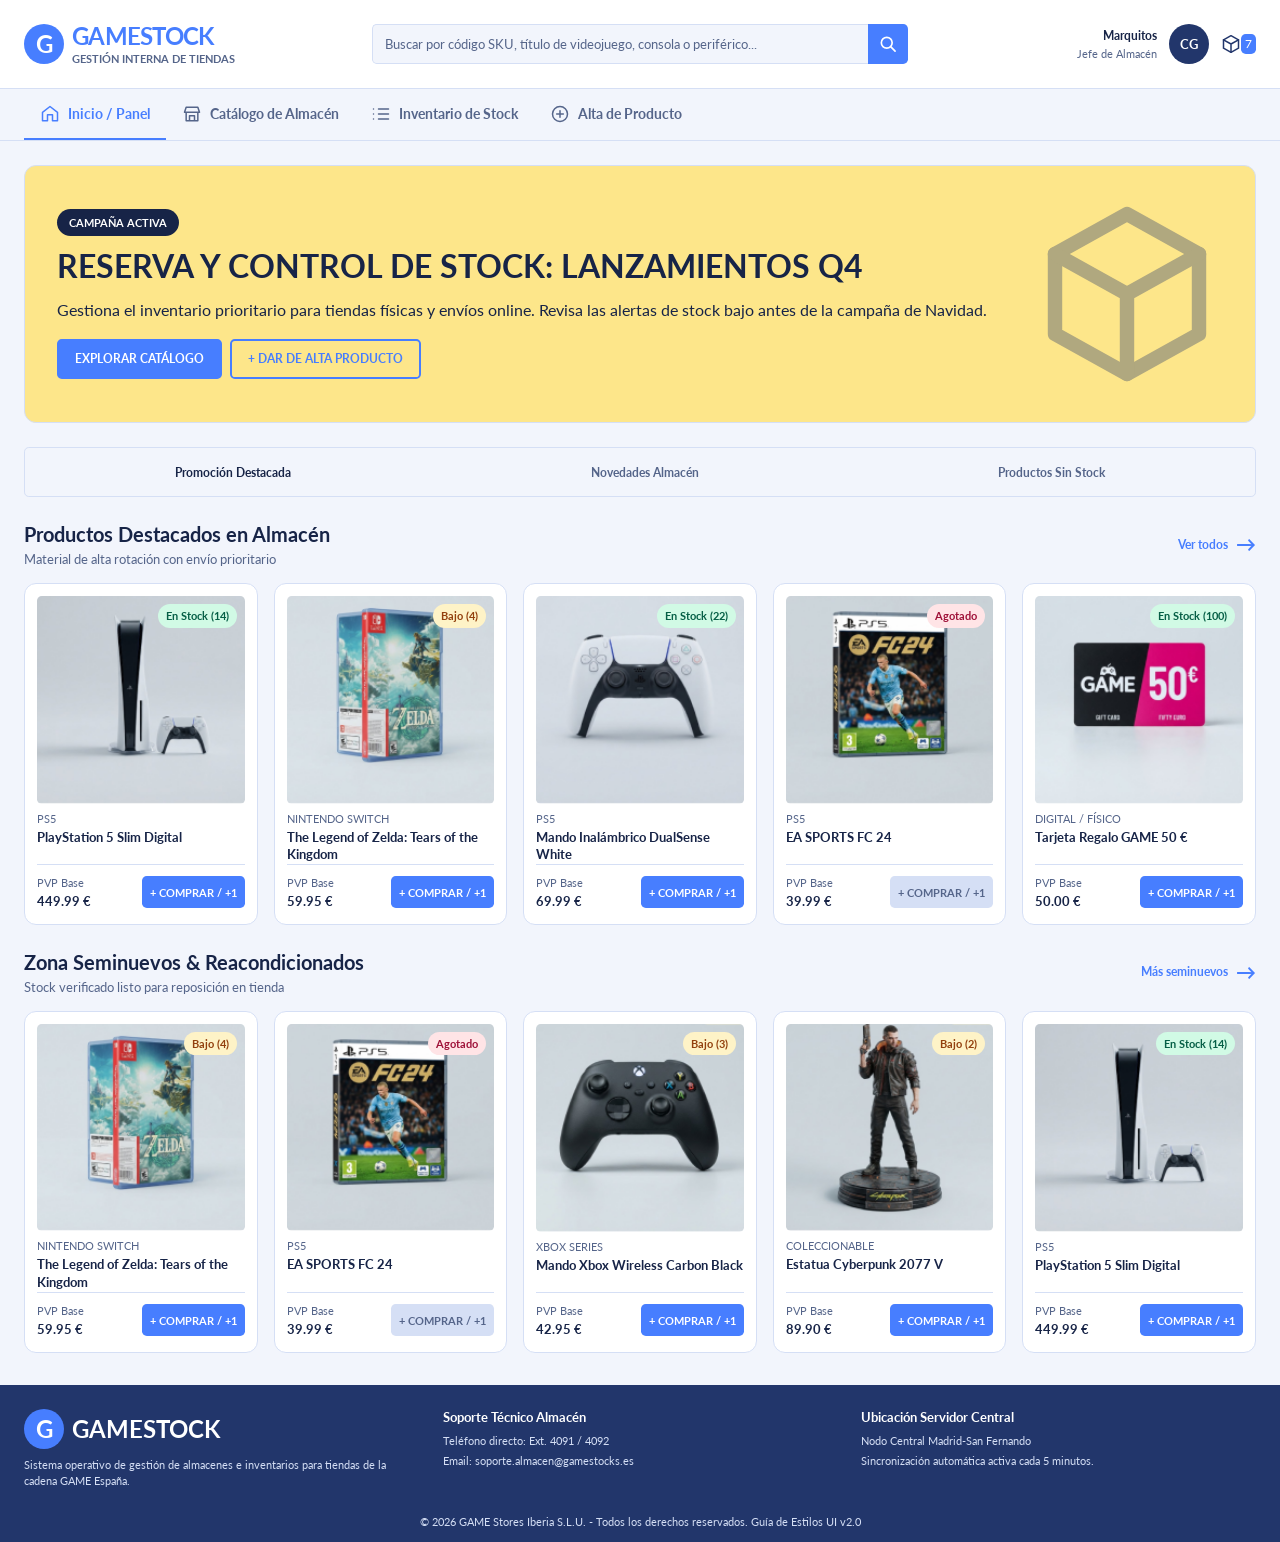
<file: index.html>
<!DOCTYPE html>
<html lang="es">
<head>
  <meta charset="UTF-8">
  <meta name="viewport" content="width=device-width, initial-scale=1.0">
  <title>Inicio | GAMESTOCK</title>
  <link rel="stylesheet" href="css/comun.css">
  <link rel="stylesheet" href="css/inicio.css">
</head>
<body>
  <!-- INICIO DEL ENCABEZADO COMPARTIDO: mantener este bloque igual en las cuatro páginas. -->
  <header class="site-header">
    <div class="header-main">
      <a class="brand" href="index.html">
        <div class="brand-mark" aria-hidden="true">G</div>
        <div class="brand-copy">
          <div>GAMESTOCK</div>
          <div>GESTIÓN INTERNA DE TIENDAS</div>
        </div>
      </a>

      <div class="site-search">
        <label class="visually-hidden" for="site-search">Buscar productos en el almacén</label>
        <input id="site-search" name="q" type="search" placeholder="Buscar por código SKU, título de videojuego, consola o periférico...">
        <button type="button" aria-label="Buscar">
          <img class="search-icon" src="img/iconos/buscar.svg" alt="">
        </button>
      </div>

      <div class="header-user">
        <div class="user-details">
          <div>Marquitos</div>
          <div>Jefe de Almacén</div>
        </div>
        <div class="user-avatar">CG</div>
        <a class="header-notifications" href="inventario.html" aria-label="Almacén, 7 notificaciones">
          <img src="img/iconos/almacen.svg" alt="">
          <div>7</div>
        </a>
      </div>
    </div>

    <nav class="primary-nav" aria-label="Navegación principal">
      <ul class="nav-links">
        <li>
          <a href="index.html" aria-current="page">
            <img src="img/iconos/inicio-activo.svg" alt="">
            Inicio / Panel
          </a>
        </li>
        <li>
          <a href="catalogo.html">
            <img src="img/iconos/catalogo.svg" alt="">
            Catálogo de Almacén
          </a>
        </li>
        <li>
          <a href="inventario.html">
            <img src="img/iconos/inventario.svg" alt="">
            Inventario de Stock
          </a>
        </li>
        <li>
          <a href="alta.html">
            <img src="img/iconos/alta.svg" alt="">
            Alta de Producto
          </a>
        </li>
      </ul>
    </nav>
  </header>
  <!-- FIN DEL ENCABEZADO COMPARTIDO. -->

  <main>
    <!-- BANNER. -->
    <div class="home-div">
    <section class="campaign-banner" aria-labelledby="campaign-title">
      <div class="campaign-copy">
        <p class="campaign-label">CAMPAÑA ACTIVA</p>
        <h1 id="campaign-title">RESERVA Y CONTROL DE STOCK: LANZAMIENTOS Q4</h1>
        <p class="campaign-description">
          Gestiona el inventario prioritario para tiendas físicas y envíos online. Revisa las alertas de stock bajo antes de la campaña de Navidad.
        </p>
        <div class="campaign-actions">
          <a class="campaign-button" href="catalogo.html">EXPLORAR CATÁLOGO</a>
          <a class="campaign-button campaign-button-secondary" href="alta.html">+ DAR DE ALTA PRODUCTO</a>
        </div>
      </div>
      <img class="campaign-illustration" src="img/iconos/almacen.svg" alt="">
    </section>
    </div>
    <!-- FIN DEL BANNER. -->

  <!-- INICIO PRODUCTOS Y OFERTAS. -->
  <div class="home-content">
    <nav class="product-shortcuts" aria-label="Secciones de productos">
      <a href="#destacados" aria-current="location">Promoción Destacada</a>
      <a href="#seminuevos">Novedades Almacén</a>
      <a href="#sin-stock">Productos Sin Stock</a>
    </nav>

    <section class="product-shelf" id="destacados" aria-labelledby="featured-title">
      <header class="shelf-heading">
        <div>
          <h2 id="featured-title">Productos Destacados en Almacén</h2>
          <p>Material de alta rotación con envío prioritario</p>
        </div>
        <a class="shelf-link" href="catalogo.html">Ver todos <span aria-hidden="true">→</span></a>
      </header>

      <div class="home-product-grid">
        <article class="home-product-card">
          <a class="home-product-image" href="catalogo.html" aria-label="Ver PlayStation 5 Slim Digital en el catálogo">
            <img src="img/productos/ps5-slim-foto.png" alt="PlayStation 5 Slim Digital con mando DualSense">
            <span class="stock-badge stock-badge-available">En Stock (14)</span>
          </a>
          <p class="home-product-category">PS5</p>
          <h3>PlayStation 5 Slim Digital</h3>
          <div class="home-product-footer">
            <p><span>PVP Base</span><strong>449.99 €</strong></p>
            <a class="home-product-action" href="catalogo.html">+ COMPRAR / +1</a>
          </div>
        </article>

        <article class="home-product-card">
          <a class="home-product-image" href="catalogo.html" aria-label="Ver The Legend of Zelda: Tears of the Kingdom en el catálogo">
            <img src="img/productos/zelda-switch-foto.png" alt="The Legend of Zelda: Tears of the Kingdom para Nintendo Switch">
            <span class="stock-badge stock-badge-low">Bajo (4)</span>
          </a>
          <p class="home-product-category">Nintendo Switch</p>
          <h3>The Legend of Zelda: Tears of the Kingdom</h3>
          <div class="home-product-footer">
            <p><span>PVP Base</span><strong>59.95 €</strong></p>
            <a class="home-product-action" href="catalogo.html">+ COMPRAR / +1</a>
          </div>
        </article>

        <article class="home-product-card">
          <a class="home-product-image" href="catalogo.html" aria-label="Ver Mando Inalámbrico DualSense White en el catálogo">
            <img src="img/productos/dualsense-foto.png" alt="Mando inalámbrico DualSense blanco para PlayStation 5">
            <span class="stock-badge stock-badge-available">En Stock (22)</span>
          </a>
          <p class="home-product-category">PS5</p>
          <h3>Mando Inalámbrico DualSense White</h3>
          <div class="home-product-footer">
            <p><span>PVP Base</span><strong>69.99 €</strong></p>
            <a class="home-product-action" href="catalogo.html">+ COMPRAR / +1</a>
          </div>
        </article>

        <article class="home-product-card" id="sin-stock">
          <a class="home-product-image" href="catalogo.html" aria-label="Ver EA SPORTS FC 24 en el catálogo">
            <img src="img/productos/fc24-foto.png" alt="Videojuego EA SPORTS FC 24 para PlayStation 5">
            <span class="stock-badge stock-badge-empty">Agotado</span>
          </a>
          <p class="home-product-category">PS5</p>
          <h3>EA SPORTS FC 24</h3>
          <div class="home-product-footer">
            <p><span>PVP Base</span><strong>39.99 €</strong></p>
            <span class="home-product-action home-product-action-disabled">+ COMPRAR / +1</span>
          </div>
        </article>

        <article class="home-product-card">
          <a class="home-product-image" href="catalogo.html" aria-label="Ver tarjeta regalo GAME de 50 euros en el catálogo">
            <img src="img/productos/tarjeta-game-foto.png" alt="Tarjeta regalo GAME de 50 euros">
            <span class="stock-badge stock-badge-available">En Stock (100)</span>
          </a>
          <p class="home-product-category">Digital / físico</p>
          <h3>Tarjeta Regalo GAME 50 €</h3>
          <div class="home-product-footer">
            <p><span>PVP Base</span><strong>50.00 €</strong></p>
            <a class="home-product-action" href="catalogo.html">+ COMPRAR / +1</a>
          </div>
        </article>
      </div>
    </section>

    <section class="product-shelf" id="seminuevos" aria-labelledby="preowned-title">
      <header class="shelf-heading">
        <div>
          <h2 id="preowned-title">Zona Seminuevos &amp; Reacondicionados</h2>
          <p>Stock verificado listo para reposición en tienda</p>
        </div>
        <a class="shelf-link" href="catalogo.html">Más seminuevos <span aria-hidden="true">→</span></a>
      </header>

      <div class="home-product-grid">
        <article class="home-product-card">
          <a class="home-product-image" href="catalogo.html" aria-label="Ver The Legend of Zelda: Tears of the Kingdom seminuevo">
            <img src="img/productos/zelda-switch-foto.png" alt="The Legend of Zelda: Tears of the Kingdom seminuevo para Nintendo Switch">
            <span class="stock-badge stock-badge-low">Bajo (4)</span>
          </a>
          <p class="home-product-category">Nintendo Switch</p>
          <h3>The Legend of Zelda: Tears of the Kingdom</h3>
          <div class="home-product-footer">
            <p><span>PVP Base</span><strong>59.95 €</strong></p>
            <a class="home-product-action" href="catalogo.html">+ COMPRAR / +1</a>
          </div>
        </article>

        <article class="home-product-card">
          <a class="home-product-image" href="catalogo.html" aria-label="Ver EA SPORTS FC 24 seminuevo">
            <img src="img/productos/fc24-foto.png" alt="Videojuego EA SPORTS FC 24 seminuevo para PlayStation 5">
            <span class="stock-badge stock-badge-empty">Agotado</span>
          </a>
          <p class="home-product-category">PS5</p>
          <h3>EA SPORTS FC 24</h3>
          <div class="home-product-footer">
            <p><span>PVP Base</span><strong>39.99 €</strong></p>
            <span class="home-product-action home-product-action-disabled">+ COMPRAR / +1</span>
          </div>
        </article>

        <article class="home-product-card">
          <a class="home-product-image" href="catalogo.html" aria-label="Ver Mando Xbox Wireless Carbon Black seminuevo">
            <img src="img/productos/mando-xbox-foto.png" alt="Mando Xbox Wireless Carbon Black seminuevo">
            <span class="stock-badge stock-badge-low">Bajo (3)</span>
          </a>
          <p class="home-product-category">Xbox Series</p>
          <h3>Mando Xbox Wireless Carbon Black</h3>
          <div class="home-product-footer">
            <p><span>PVP Base</span><strong>42.95 €</strong></p>
            <a class="home-product-action" href="catalogo.html">+ COMPRAR / +1</a>
          </div>
        </article>

        <article class="home-product-card">
          <a class="home-product-image" href="catalogo.html" aria-label="Ver Estatua Cyberpunk 2077 V seminueva">
            <img src="img/productos/estatua-cyberpunk-foto.png" alt="Estatua Cyberpunk 2077 V seminueva">
            <span class="stock-badge stock-badge-low">Bajo (2)</span>
          </a>
          <p class="home-product-category">Coleccionable</p>
          <h3>Estatua Cyberpunk 2077 V</h3>
          <div class="home-product-footer">
            <p><span>PVP Base</span><strong>89.90 €</strong></p>
            <a class="home-product-action" href="catalogo.html">+ COMPRAR / +1</a>
          </div>
        </article>

        <article class="home-product-card">
          <a class="home-product-image" href="catalogo.html" aria-label="Ver PlayStation 5 Slim Digital seminueva">
            <img src="img/productos/ps5-slim-foto.png" alt="PlayStation 5 Slim Digital seminueva">
            <span class="stock-badge stock-badge-available">En Stock (14)</span>
          </a>
          <p class="home-product-category">PS5</p>
          <h3>PlayStation 5 Slim Digital</h3>
          <div class="home-product-footer">
            <p><span>PVP Base</span><strong>449.99 €</strong></p>
            <a class="home-product-action" href="catalogo.html">+ COMPRAR / +1</a>
          </div>
        </article>
      </div>
    </section>
  </div>
  </main>
  <!-- FIN PRODUCTOS Y OFERTAS. -->

  <!-- FOOTER. -->
  <footer class="site-footer">
    <div class="footer-content">
      <div class="footer-brand-block">
        <a class="footer-brand" href="index.html">
          <span class="footer-brand-mark" aria-hidden="true">G</span>
          <span>GAMESTOCK</span>
        </a>
        <p class="footer-description">Sistema operativo de gestión de almacenes e inventarios para tiendas de la cadena GAME España.</p>
      </div>

      <section class="footer-contact" aria-labelledby="footer-support-title">
        <h2 id="footer-support-title">Soporte Técnico Almacén</h2>
        <p>Teléfono directo: Ext. 4091 / 4092</p>
        <p>Email: soporte.almacen@gamestocks.es</p>
      </section>

      <section class="footer-location" aria-labelledby="footer-location-title">
        <h2 id="footer-location-title">Ubicación Servidor Central</h2>
        <p>Nodo Central Madrid-San Fernando</p>
        <p>Sincronización automática activa cada 5 minutos.</p>
      </section>
    </div>
    <p class="footer-legal">© 2026 GAME Stores Iberia S.L.U. - Todos los derechos reservados. Guía de Estilos UI v2.0</p>
  </footer>
  <!-- FIN DEL FOOTER. -->
</body>
</html>
</file>
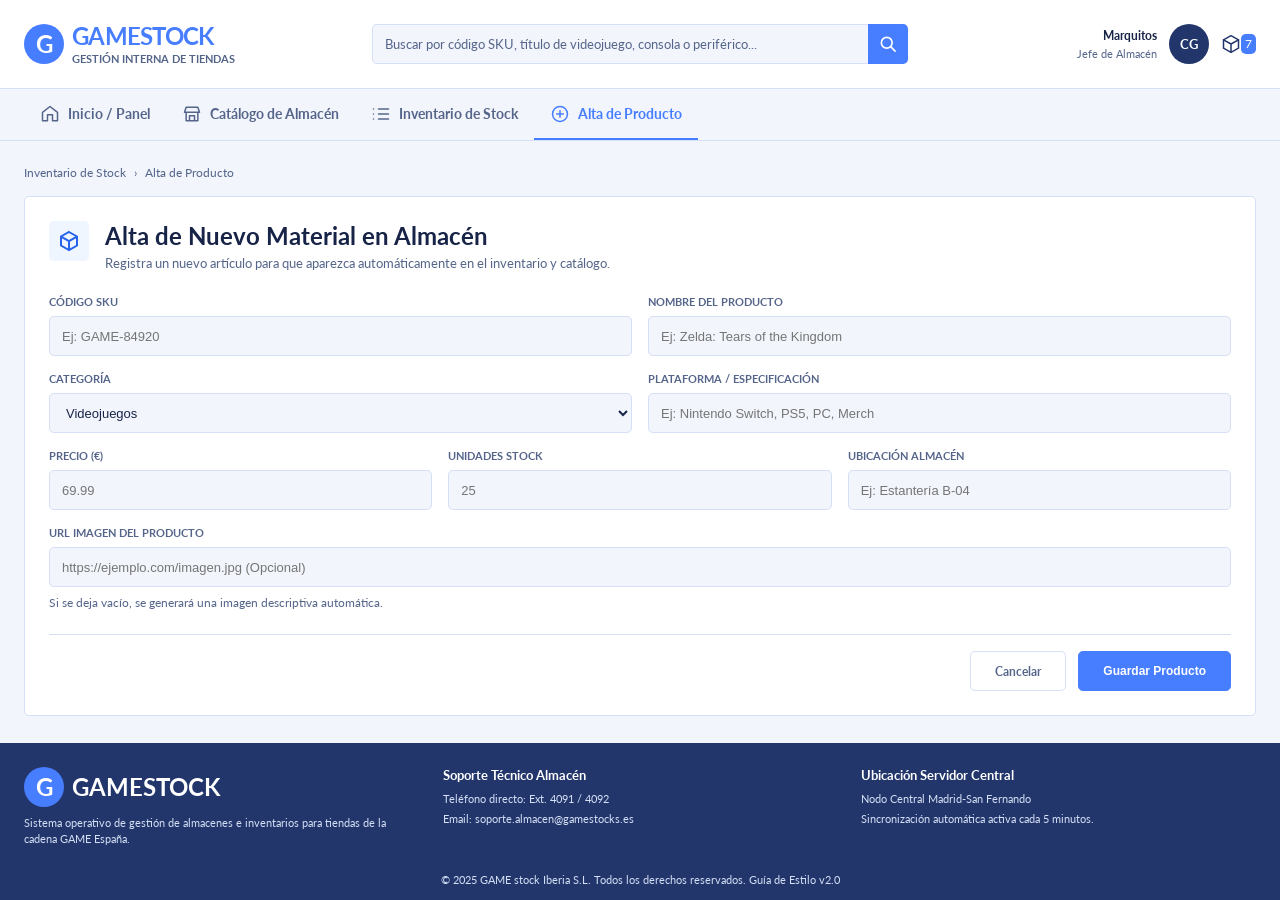
<file: alta.html>
<!DOCTYPE html>
<html lang="es">
<head>
  <meta charset="UTF-8">
  <meta name="viewport" content="width=device-width, initial-scale=1.0">
  <title>Alta de producto | GAMESTOCK</title>
  <link rel="stylesheet" href="css/comun.css">
  <link rel="stylesheet" href="css/alta.css">
</head>
<body>
  <!-- INICIO DEL ENCABEZADO COMPARTIDO: mantener este bloque igual en las cuatro páginas. -->
  <header class="site-header">
    <div class="header-main">
      <a class="brand" href="index.html">
        <div class="brand-mark" aria-hidden="true">G</div>
        <div class="brand-copy">
          <div>GAMESTOCK</div>
          <div>GESTIÓN INTERNA DE TIENDAS</div>
        </div>
      </a>

      <div class="site-search">
        <label class="visually-hidden" for="site-search">Buscar productos en el almacén</label>
        <input id="site-search" name="q" type="search" placeholder="Buscar por código SKU, título de videojuego, consola o periférico...">
        <button type="button" aria-label="Buscar">
          <img class="search-icon" src="img/iconos/buscar.svg" alt="">
        </button>
      </div>

      <div class="header-user">
        <div class="user-details">
          <div>Marquitos</div>
          <div>Jefe de Almacén</div>
        </div>
        <div class="user-avatar">CG</div>
        <a class="header-notifications" href="inventario.html" aria-label="Almacén, 7 notificaciones">
          <img src="img/iconos/almacen.svg" alt="">
          <div>7</div>
        </a>
      </div>
    </div>

    <nav class="primary-nav" aria-label="Navegación principal">
      <ul class="nav-links">
        <li>
          <a href="index.html">
            <img src="img/iconos/inicio.svg" alt="">
            Inicio / Panel
          </a>
        </li>
        <li>
          <a href="catalogo.html">
            <img src="img/iconos/catalogo.svg" alt="">
            Catálogo de Almacén
          </a>
        </li>
        <li>
          <a href="inventario.html">
            <img src="img/iconos/inventario.svg" alt="">
            Inventario de Stock
          </a>
        </li>
        <li>
          <a href="alta.html" aria-current="page">
            <img src="img/iconos/alta-activo.svg" alt="">
            Alta de Producto
          </a>
        </li>
      </ul>
    </nav>
  </header>

  <!-- FIN DEL ENCABEZADO COMPARTIDO. -->
  <!-- CONTENIDO PROPIO DEL ALTA DE PRODUCTO: empezar a desarrollar esta página aquí. -->
 <main class="contenedor-principal">
    
    
    <nav class="ruta-navegacion" aria-label="Ruta de navegación">
      <a href="inventario.html">Inventario de Stock</a>
      <span aria-hidden="true">&rsaquo;</span>
      <span aria-current="page">Alta de Producto</span>
    </nav>

    <div class="tarjeta tarjeta-formulario">
      <header class="cabecera-tarjeta">
        <div class="icono-tarjeta" aria-hidden="true">
          <img src="img/inventario/cajaazul.svg" alt="">
        </div>
        <div class="texto-tarjeta">
          <h1 class="titulo-pagina">Alta de Nuevo Material en Almacén</h1>
          <p class="subtitulo-pagina">Registra un nuevo artículo para que aparezca automáticamente en el inventario y catálogo.</p>
        </div>
      </header>

      <form class="formulario-grid">
       
        <div class="campo-grupo">
          <label for="sku" class="etiqueta-campo">CÓDIGO SKU</label>
          <input type="text" id="sku" name="sku" class="entrada-campo" placeholder="Ej: GAME-84920" required>
        </div>

        <div class="campo-grupo">
          <label for="nombre" class="etiqueta-campo">NOMBRE DEL PRODUCTO</label>
          <input type="text" id="nombre" name="nombre" class="entrada-campo" placeholder="Ej: Zelda: Tears of the Kingdom" required>
        </div>

        <div class="campo-grupo">
          <label for="categoria" class="etiqueta-campo">CATEGORÍA</label>
          <select id="categoria" name="categoria" class="entrada-campo" required>
            <option value="videojuegos" selected>Videojuegos</option>
            <option value="consolas">Consolas</option>
            <option value="perifericos">Periféricos / Accesorios</option>
            <option value="merchandising">Merchandising</option>
          </select>
        </div>

        <div class="campo-grupo">
          <label for="plataforma" class="etiqueta-campo">PLATAFORMA / ESPECIFICACIÓN</label>
          <input type="text" id="plataforma" name="plataforma" class="entrada-campo" placeholder="Ej: Nintendo Switch, PS5, PC, Merch" required>
        </div>
        <div class="campo-grupo columna">
          <label for="precio" class="etiqueta-campo">PRECIO (€)</label>
          <input type="number" id="precio" name="precio" class="entrada-campo" step="0.01" min="0" placeholder="69.99" required>
        </div>

        <div class="campo-grupo columna">
          <label for="stock" class="etiqueta-campo">UNIDADES STOCK</label>
          <input type="number" id="stock" name="stock" class="entrada-campo" min="0" placeholder="25" required>
        </div>

        <div class="campo-grupo columna">
          <label for="ubicacion" class="etiqueta-campo">UBICACIÓN ALMACÉN</label>
          <input type="text" id="ubicacion" name="ubicacion" class="entrada-campo" placeholder="Ej: Estantería B-04" required>
        </div>

        <div class="campo-grupo columna-entera">
          <label for="imagen" class="etiqueta-campo">URL IMAGEN DEL PRODUCTO</label>
          <input type="url" id="imagen" name="imagen" class="entrada-campo" placeholder="https://ejemplo.com/imagen.jpg (Opcional)">
          <span class="texto-ayuda">Si se deja vacío, se generará una imagen descriptiva automática.</span>
        </div>
   
        <div class="contenedor-botones columna-entera">
          <a href="inventario.html" class="boton-formulario boton-cancelar">Cancelar</a>
          <button type="submit" class="boton-formulario boton-guardar">Guardar Producto</button>
        </div>
      </form>
    </div>

  </main>
  <footer class="site-footer">
    <div class="footer-content">
     <div class="footer-brand-block">
        <a class="footer-brand" href="index.html">
          <span class="footer-brand-mark" aria-hidden="true">G</span>
          <span>GAMESTOCK</span>
        </a>
        <p class="footer-description">Sistema operativo de gestión de almacenes e inventarios para tiendas de la cadena GAME España.</p>
      </div>
 
      <section class="footer-contact" aria-labelledby="footer-support-title">
        <h2 id="footer-support-title">Soporte Técnico Almacén</h2>
        <p>Teléfono directo: Ext. 4091 / 4092</p>
        <p>Email: soporte.almacen@gamestocks.es</p>
      </section>

      <section class="footer-location" aria-labelledby="footer-location-title">
        <h2 id="footer-location-title">Ubicación Servidor Central</h2>
        <p>Nodo Central Madrid-San Fernando</p>
        <p>Sincronización automática activa cada 5 minutos.</p>
      </section>
    </div>
    <p class="footer-legal">© 2025 GAME stock Iberia S.L. Todos los derechos reservados. Guía de Estilo v2.0</p>
  </footer>

</body>
</html>
</file>
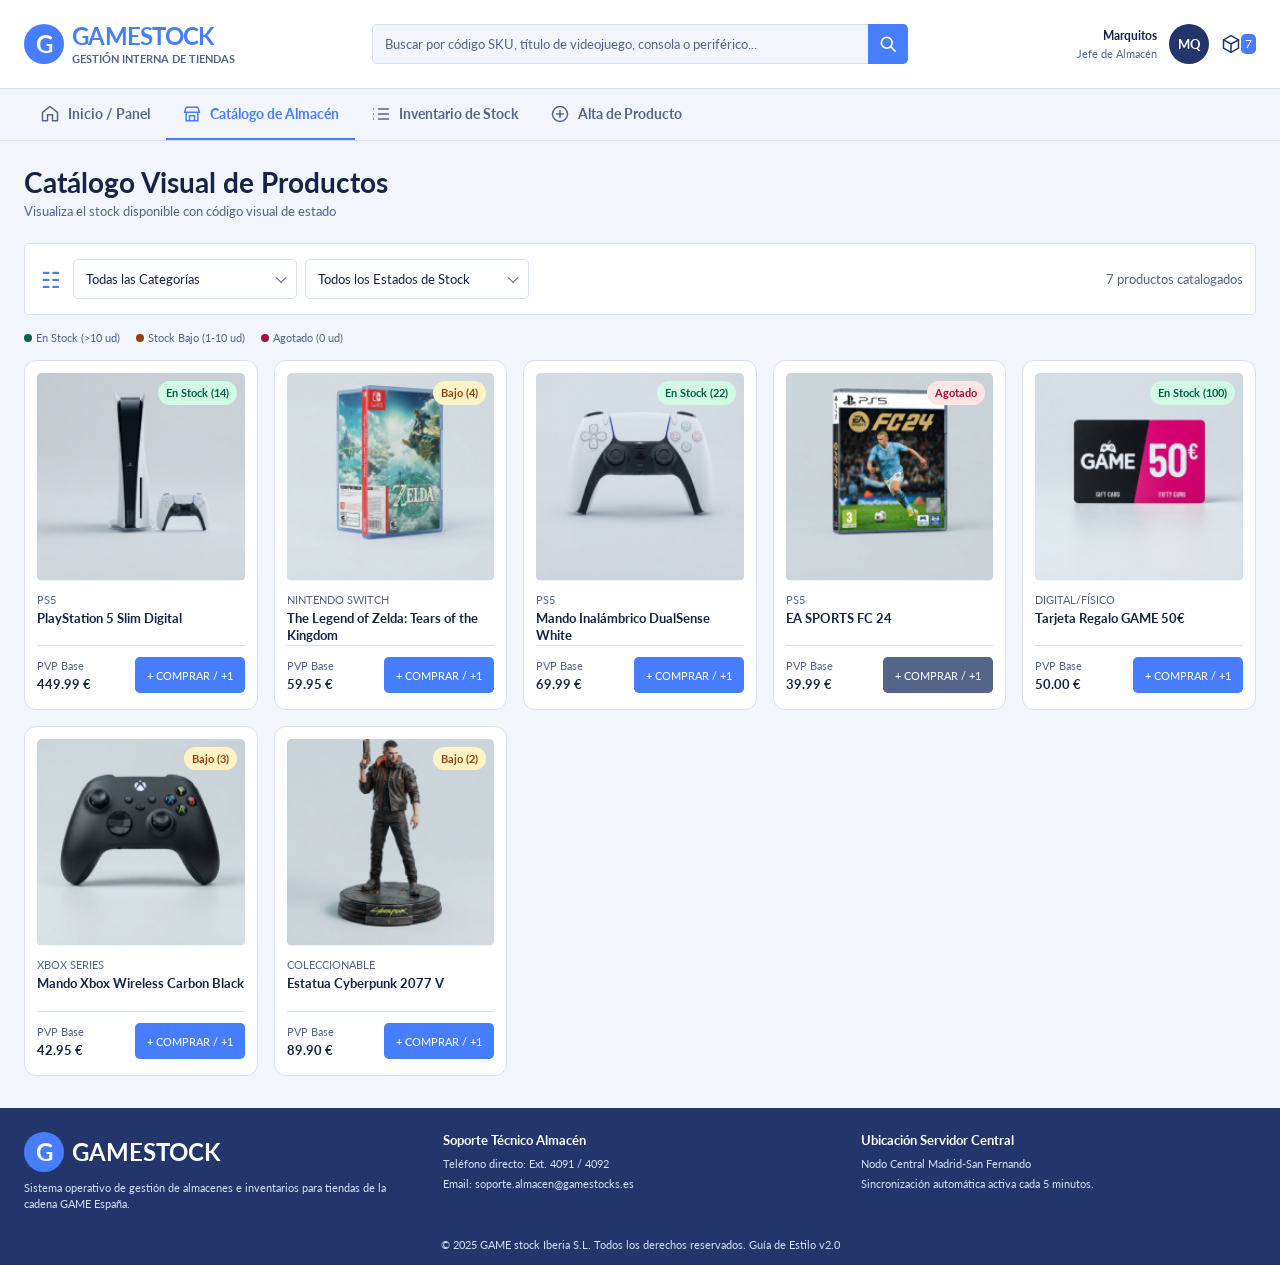
<file: catalogo.html>
<!DOCTYPE html>
<html lang="es">
<head>
  <meta charset="UTF-8">
  <meta name="viewport" content="width=device-width, initial-scale=1.0">
  <title>Catálogo | GAMESTOCK</title>
  <link rel="stylesheet" href="css/comun.css">
  <link rel="stylesheet" href="css/catalogo.css">
</head>
<body class="catalog-page">
  <!-- INICIO DEL ENCABEZADO COMPARTIDO: mantener este bloque igual en las cuatro páginas. -->
  <header class="site-header">
    <div class="header-main">
      <a class="brand" href="index.html">
        <div class="brand-mark" aria-hidden="true">G</div>
        <div class="brand-copy">
          <div>GAMESTOCK</div>
          <div>GESTIÓN INTERNA DE TIENDAS</div>
        </div>
      </a>

      <div class="site-search">
        <label class="visually-hidden" for="site-search">Buscar productos en el almacén</label>
        <input id="site-search" name="q" type="search" placeholder="Buscar por código SKU, título de videojuego, consola o periférico...">
        <button type="button" aria-label="Buscar">
          <img class="search-icon" src="img/iconos/buscar.svg" alt="">
        </button>
      </div>

      <div class="header-user">
        <div class="user-details">
          <div>Marquitos</div>
          <div>Jefe de Almacén</div>
        </div>
        <div class="user-avatar">MQ</div>
        <a class="header-notifications" href="inventario.html" aria-label="Almacén, 7 notificaciones">
          <img src="img/iconos/almacen.svg" alt="">
          <div>7</div>
        </a>
      </div>
    </div>

    <nav class="primary-nav" aria-label="Navegación principal">
      <ul class="nav-links">
        <li>
          <a href="index.html">
            <img src="img/iconos/inicio.svg" alt="">
            Inicio / Panel
          </a>
        </li>
        <li>
          <a href="catalogo.html" aria-current="page">
            <img src="img/iconos/catalogo-activo.svg" alt="">
            Catálogo de Almacén
          </a>
        </li>
        <li>
          <a href="inventario.html">
            <img src="img/iconos/inventario.svg" alt="">
            Inventario de Stock
          </a>
        </li>
        <li>
          <a href="alta.html">
            <img src="img/iconos/alta.svg" alt="">
            Alta de Producto
          </a>
        </li>
      </ul>
    </nav>
  </header>

  <!-- FIN DEL ENCABEZADO COMPARTIDO. -->
  <main class="catalog-main">
    <div class="catalog-container">
      <header class="catalog-heading">
        <h1>Catálogo Visual de Productos</h1>
        <p>Visualiza el stock disponible con código visual de estado</p>
      </header>

      <section class="catalog-toolbar" aria-label="Filtros de productos">
        <span class="filter-symbol" aria-hidden="true">☷</span>
        <div class="filter-dropdown" id="category-filter-wrap">
          <label class="visually-hidden" for="category-filter">Filtrar por categoría</label>
          <select class="filter-select" id="category-filter" name="category">
            <option value="all">Todas las Categorías</option>
            <option value="ps5">PS5</option>
            <option value="switch">Nintendo Switch</option>
            <option value="xbox">Xbox Series</option>
            <option value="digital">Digital/Físico</option>
            <option value="collectible">Coleccionable</option>
          </select>
          <span class="filter-chevron" aria-hidden="true"></span>
        </div>
        <div class="filter-dropdown" id="stock-filter-wrap">
          <label class="visually-hidden" for="stock-filter">Filtrar por estado de stock</label>
          <select class="filter-select" id="stock-filter" name="stock">
            <option value="all">Todos los Estados de Stock</option>
            <option value="in-stock">En Stock (&gt;10 ud)</option>
            <option value="low-stock">Stock Bajo (1-10 ud)</option>
            <option value="out-of-stock">Agotado (0 ud)</option>
          </select>
          <span class="filter-chevron" aria-hidden="true"></span>
        </div>
        <p class="catalog-count">7 productos catalogados</p>
      </section>

      <ul class="stock-legend" aria-label="Leyenda de estados de stock">
        <li><span class="stock-dot stock-dot--available"></span>En Stock (&gt;10 ud)</li>
        <li><span class="stock-dot stock-dot--low"></span>Stock Bajo (1-10 ud)</li>
        <li><span class="stock-dot stock-dot--empty"></span>Agotado (0 ud)</li>
      </ul>

      <section class="product-grid" aria-label="Productos disponibles">
        <article class="product-card" data-category="ps5" data-stock="in-stock">
          <div class="product-image-wrap"><img src="img/productos/ps5-slim-foto.png" alt="PlayStation 5 Slim Digital con mando DualSense"><span class="stock-status stock-status--available">En Stock (14)</span></div>
          <p class="product-category">PS5</p>
          <h2>PlayStation 5 Slim Digital</h2>
          <div class="product-purchase"><p><span>PVP Base</span><strong>449.99 €</strong></p><button type="button" class="add-button" aria-label="Añadir PlayStation 5 Slim Digital">+ COMPRAR / +1</button></div>
        </article>

        <article class="product-card" data-category="switch" data-stock="low-stock">
          <div class="product-image-wrap"><img src="img/productos/zelda-switch-foto.png" alt="The Legend of Zelda: Tears of the Kingdom para Nintendo Switch"><span class="stock-status stock-status--low">Bajo (4)</span></div>
          <p class="product-category">NINTENDO SWITCH</p>
          <h2>The Legend of Zelda: Tears of the Kingdom</h2>
          <div class="product-purchase"><p><span>PVP Base</span><strong>59.95 €</strong></p><button type="button" class="add-button" aria-label="Añadir The Legend of Zelda: Tears of the Kingdom">+ COMPRAR / +1</button></div>
        </article>

        <article class="product-card" data-category="ps5" data-stock="in-stock">
          <div class="product-image-wrap"><img src="img/productos/dualsense-foto.png" alt="Mando inalámbrico DualSense blanco para PlayStation 5"><span class="stock-status stock-status--available">En Stock (22)</span></div>
          <p class="product-category">PS5</p>
          <h2>Mando Inalámbrico DualSense White</h2>
          <div class="product-purchase"><p><span>PVP Base</span><strong>69.99 €</strong></p><button type="button" class="add-button" aria-label="Añadir Mando Inalámbrico DualSense White">+ COMPRAR / +1</button></div>
        </article>

        <article class="product-card" data-category="ps5" data-stock="out-of-stock">
          <div class="product-image-wrap"><img src="img/productos/fc24-foto.png" alt="Videojuego EA Sports FC 24 para PlayStation 5"><span class="stock-status stock-status--empty">Agotado</span></div>
          <p class="product-category">PS5</p>
          <h2>EA SPORTS FC 24</h2>
          <div class="product-purchase"><p><span>PVP Base</span><strong>39.99 €</strong></p><button type="button" class="add-button" aria-label="Añadir EA SPORTS FC 24" disabled>+ COMPRAR / +1</button></div>
        </article>

        <article class="product-card" data-category="digital" data-stock="in-stock">
          <div class="product-image-wrap"><img src="img/productos/tarjeta-game-foto.png" alt="Tarjeta regalo GAME de 50 euros"><span class="stock-status stock-status--available">En Stock (100)</span></div>
          <p class="product-category">DIGITAL/FÍSICO</p>
          <h2>Tarjeta Regalo GAME 50€</h2>
          <div class="product-purchase"><p><span>PVP Base</span><strong>50.00 €</strong></p><button type="button" class="add-button" aria-label="Añadir Tarjeta Regalo GAME 50 euros">+ COMPRAR / +1</button></div>
        </article>

        <article class="product-card" data-category="xbox" data-stock="low-stock">
          <div class="product-image-wrap"><img src="img/productos/mando-xbox-foto.png" alt="Mando Xbox Wireless Carbon Black"><span class="stock-status stock-status--low">Bajo (3)</span></div>
          <p class="product-category">XBOX SERIES</p>
          <h2>Mando Xbox Wireless Carbon Black</h2>
          <div class="product-purchase"><p><span>PVP Base</span><strong>42.95 €</strong></p><button type="button" class="add-button" aria-label="Añadir Mando Xbox Wireless Carbon Black">+ COMPRAR / +1</button></div>
        </article>

        <article class="product-card" data-category="collectible" data-stock="low-stock">
          <div class="product-image-wrap"><img src="img/productos/estatua-cyberpunk-foto.png" alt="Estatua coleccionable de Cyberpunk 2077 V"><span class="stock-status stock-status--low">Bajo (2)</span></div>
          <p class="product-category">COLECCIONABLE</p>
          <h2>Estatua Cyberpunk 2077 V</h2>
          <div class="product-purchase"><p><span>PVP Base</span><strong>89.90 €</strong></p><button type="button" class="add-button" aria-label="Añadir Estatua Cyberpunk 2077 V">+ COMPRAR / +1</button></div>
        </article>
      </section>
    </div>
  </main>

  <footer class="site-footer">
    <div class="footer-content">
      <div class="footer-brand-block">
        <a class="footer-brand" href="index.html">
          <span class="footer-brand-mark" aria-hidden="true">G</span>
          <span>GAMESTOCK</span>
        </a>
        <p class="footer-description">Sistema operativo de gestión de almacenes e inventarios para tiendas de la cadena GAME España.</p>
      </div>

      <section class="footer-contact" aria-labelledby="footer-support-title">
        <h2 id="footer-support-title">Soporte Técnico Almacén</h2>
        <p>Teléfono directo: Ext. 4091 / 4092</p>
        <p>Email: soporte.almacen@gamestocks.es</p>
      </section>

      <section class="footer-location" aria-labelledby="footer-location-title">
        <h2 id="footer-location-title">Ubicación Servidor Central</h2>
        <p>Nodo Central Madrid-San Fernando</p>
        <p>Sincronización automática activa cada 5 minutos.</p>
      </section>
    </div>
    <p class="footer-legal">© 2025 GAME stock Iberia S.L. Todos los derechos reservados. Guía de Estilo v2.0</p>
  </footer>
</body>
</html>
</file>
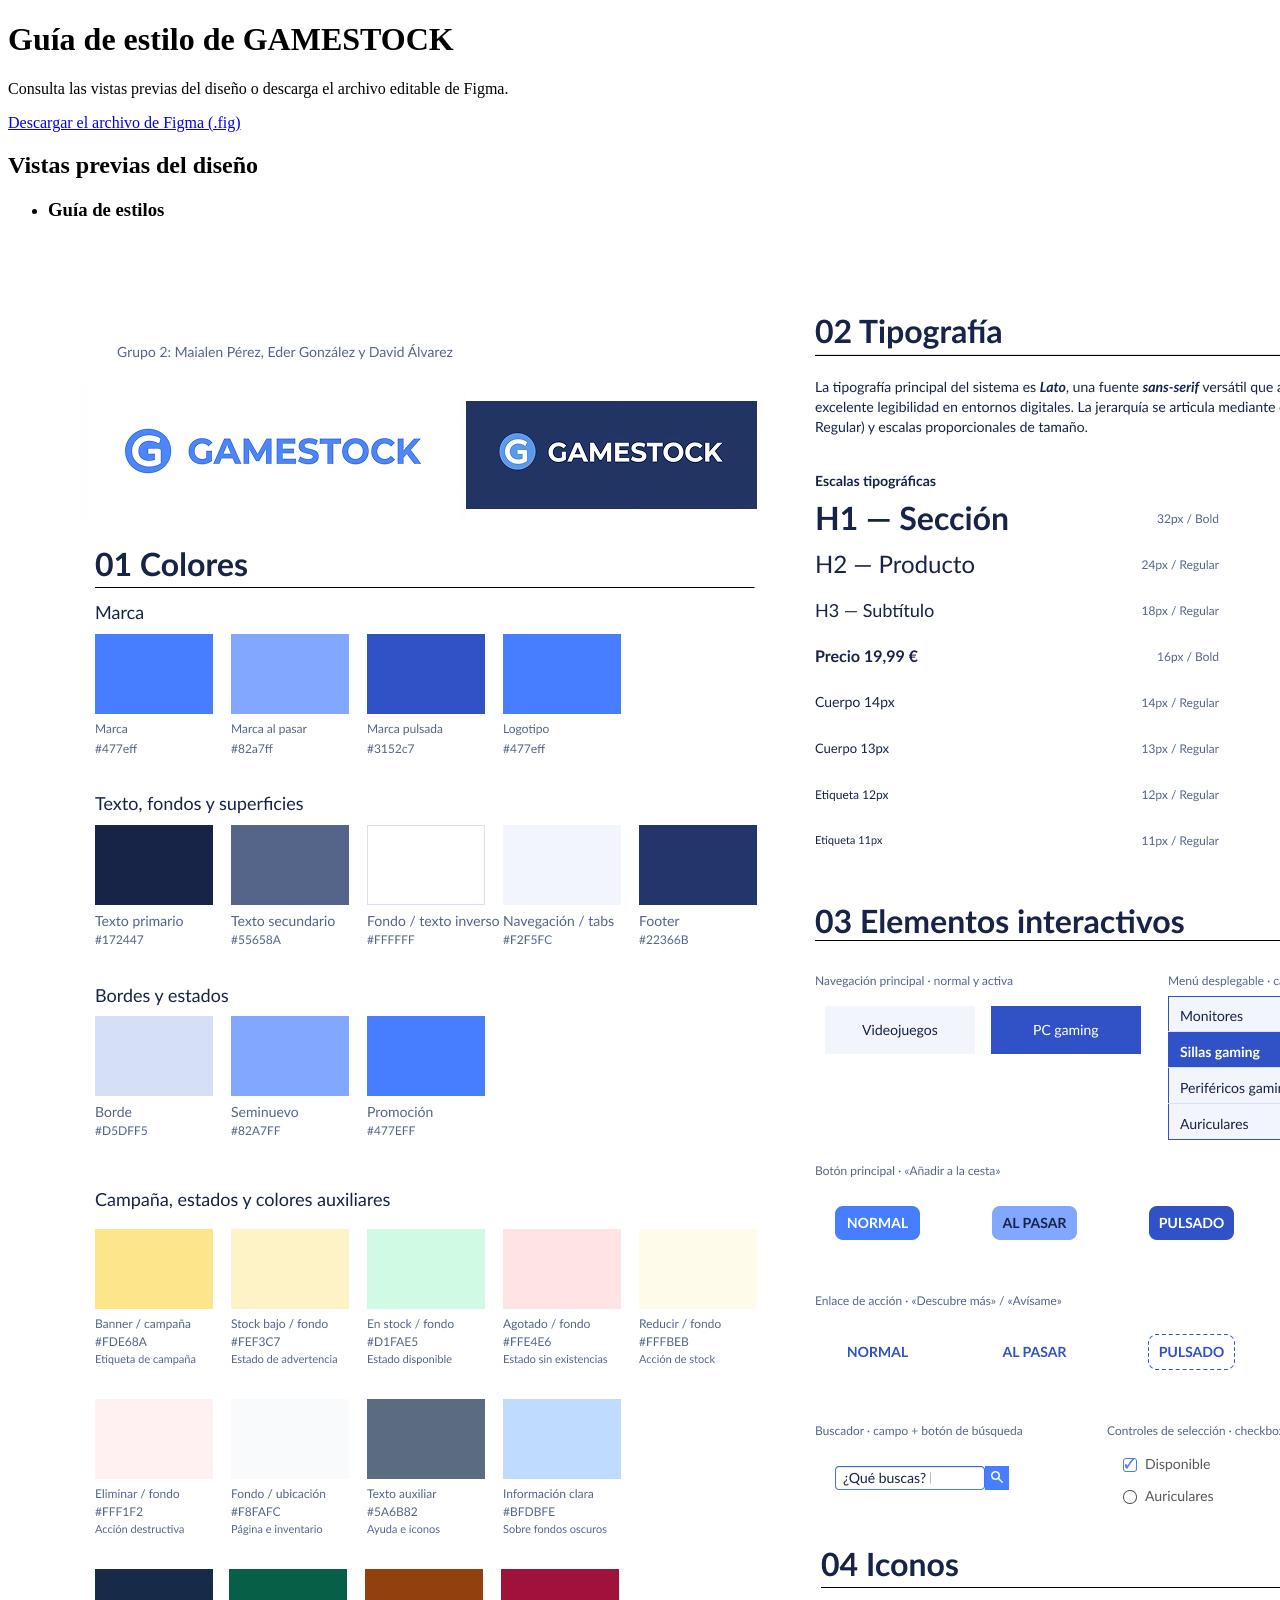
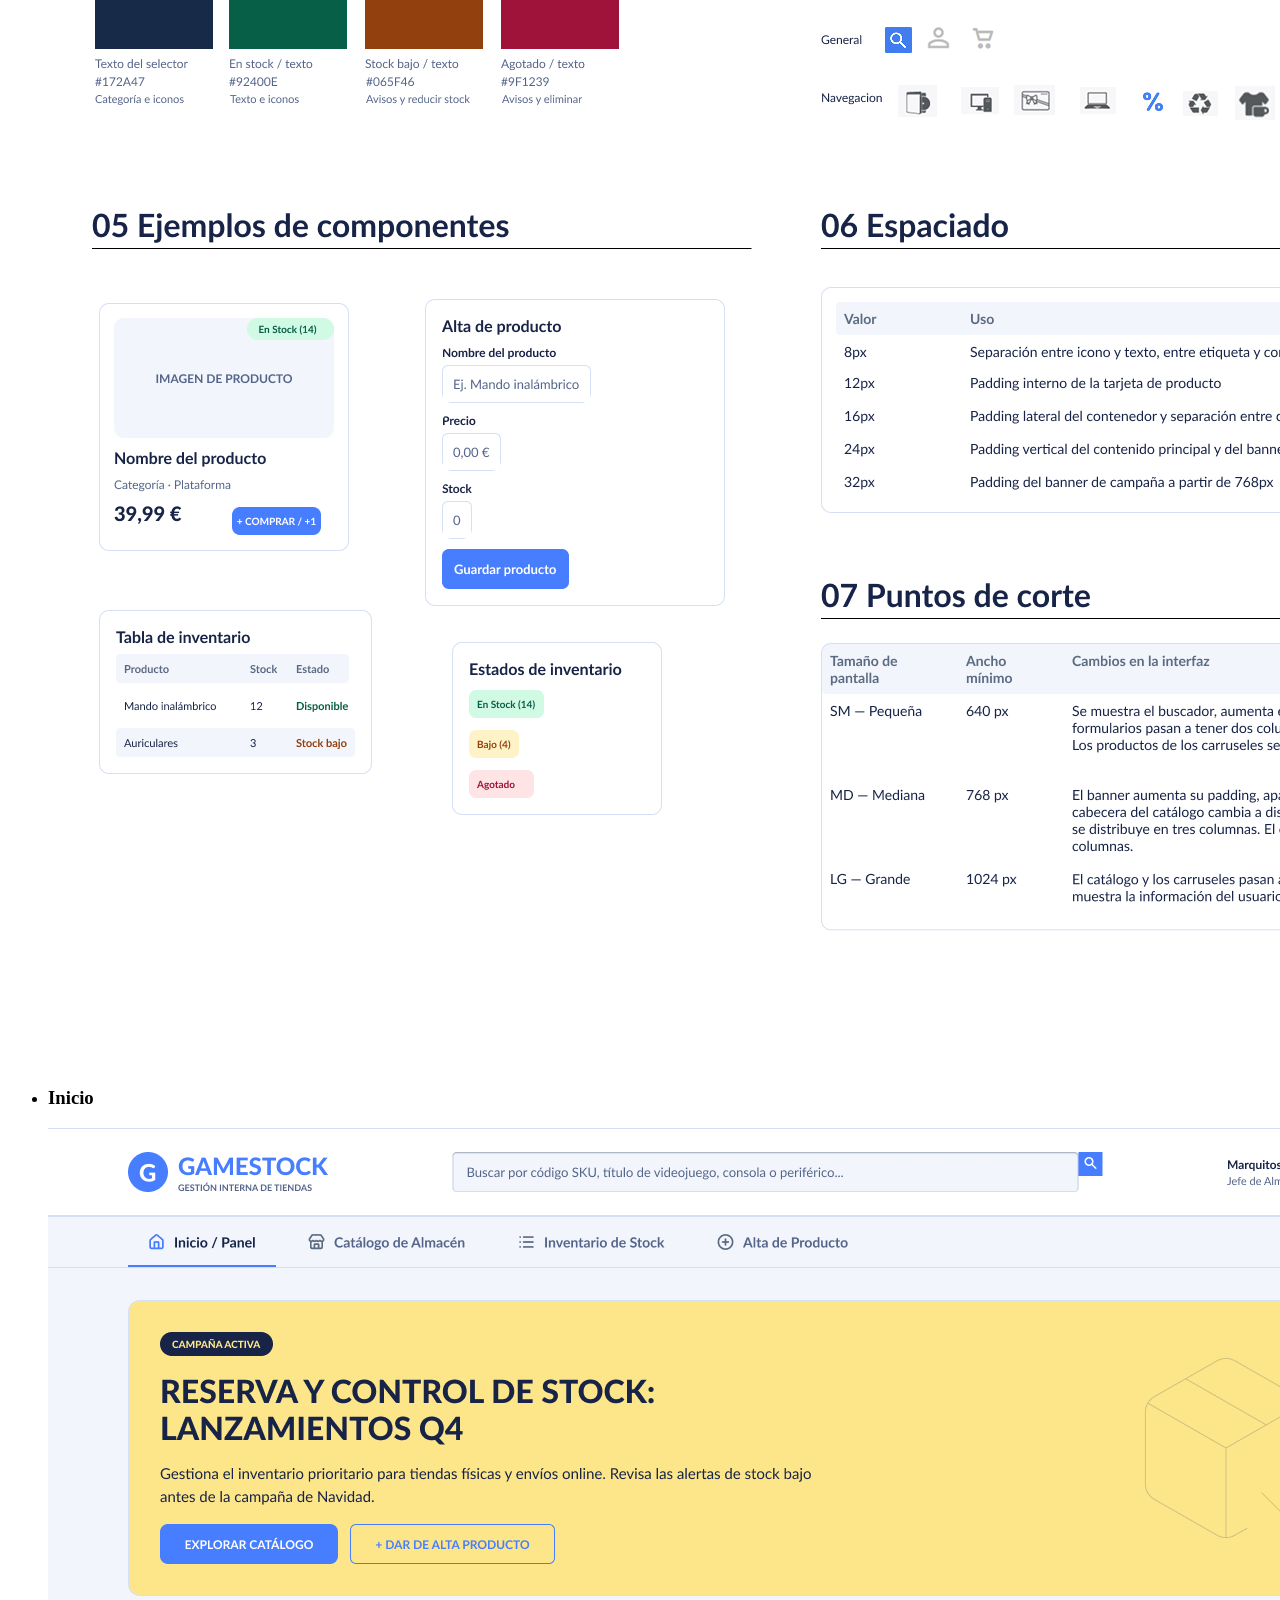
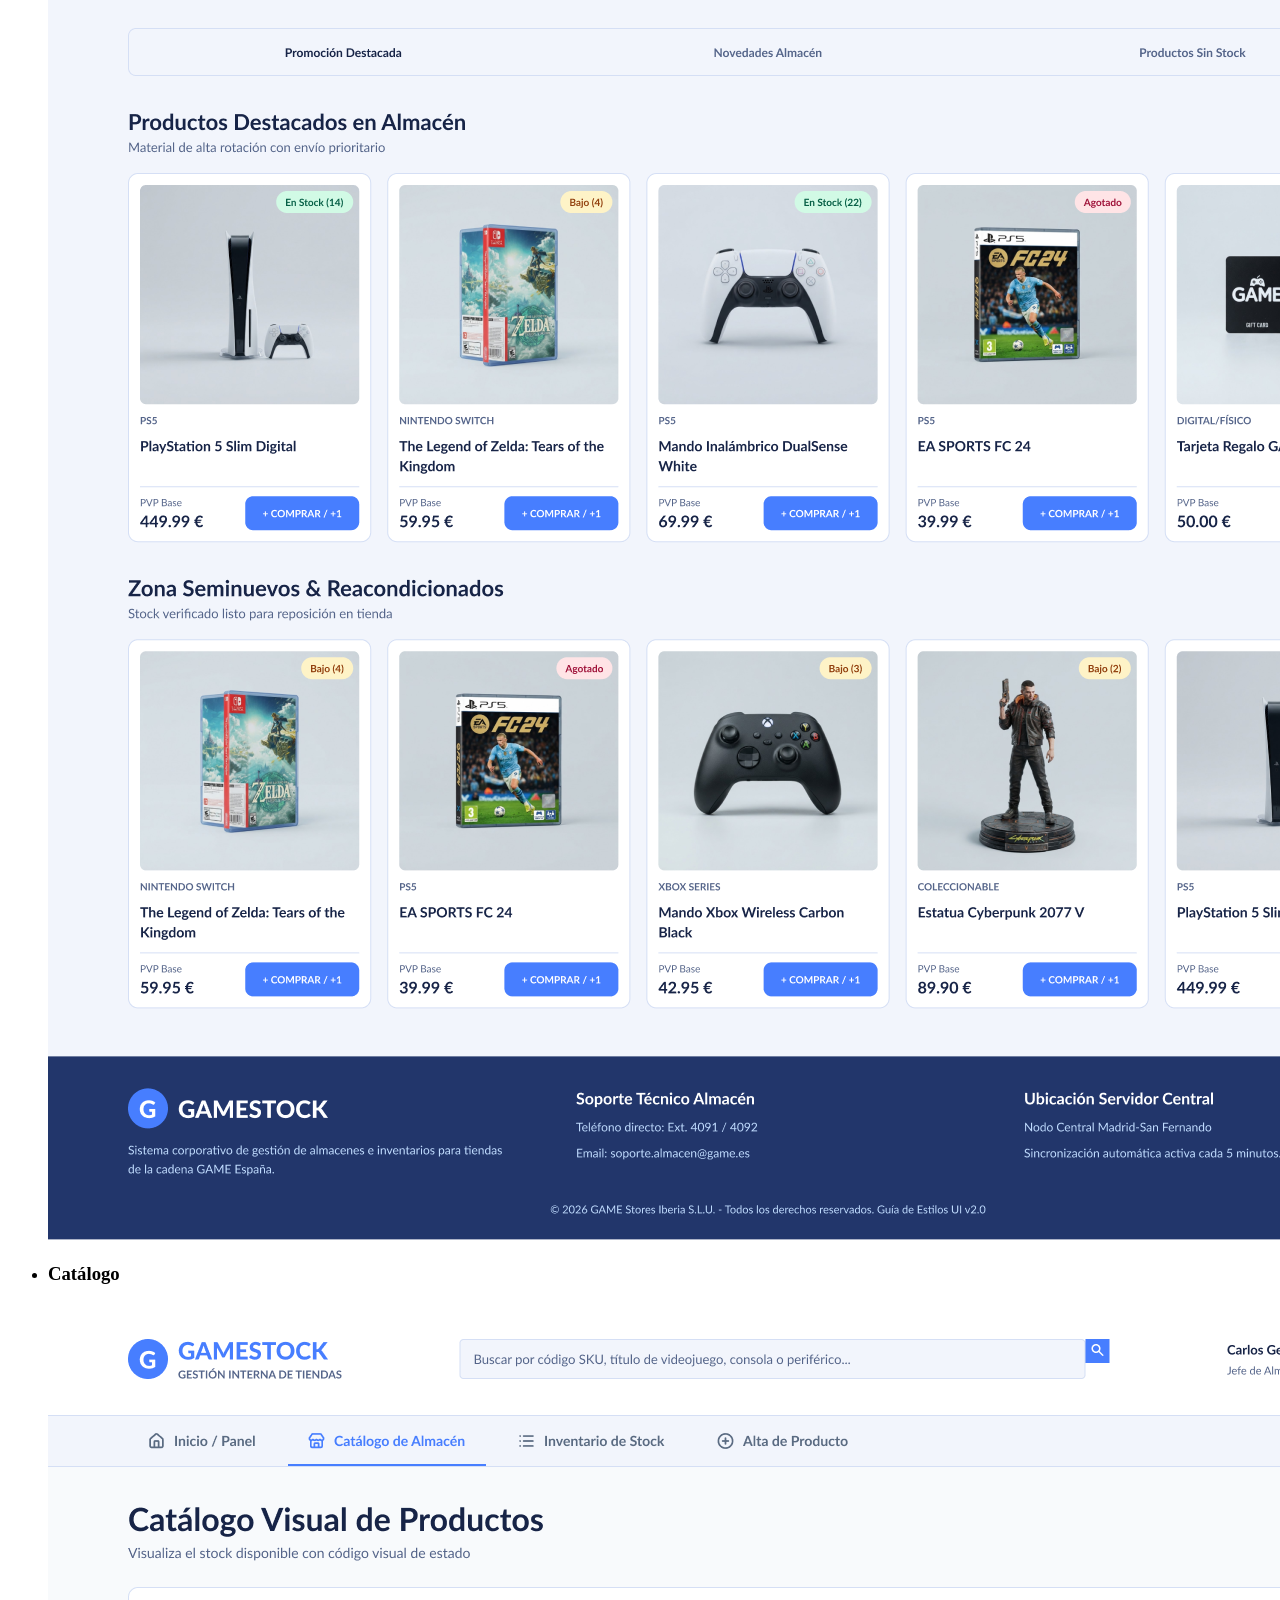
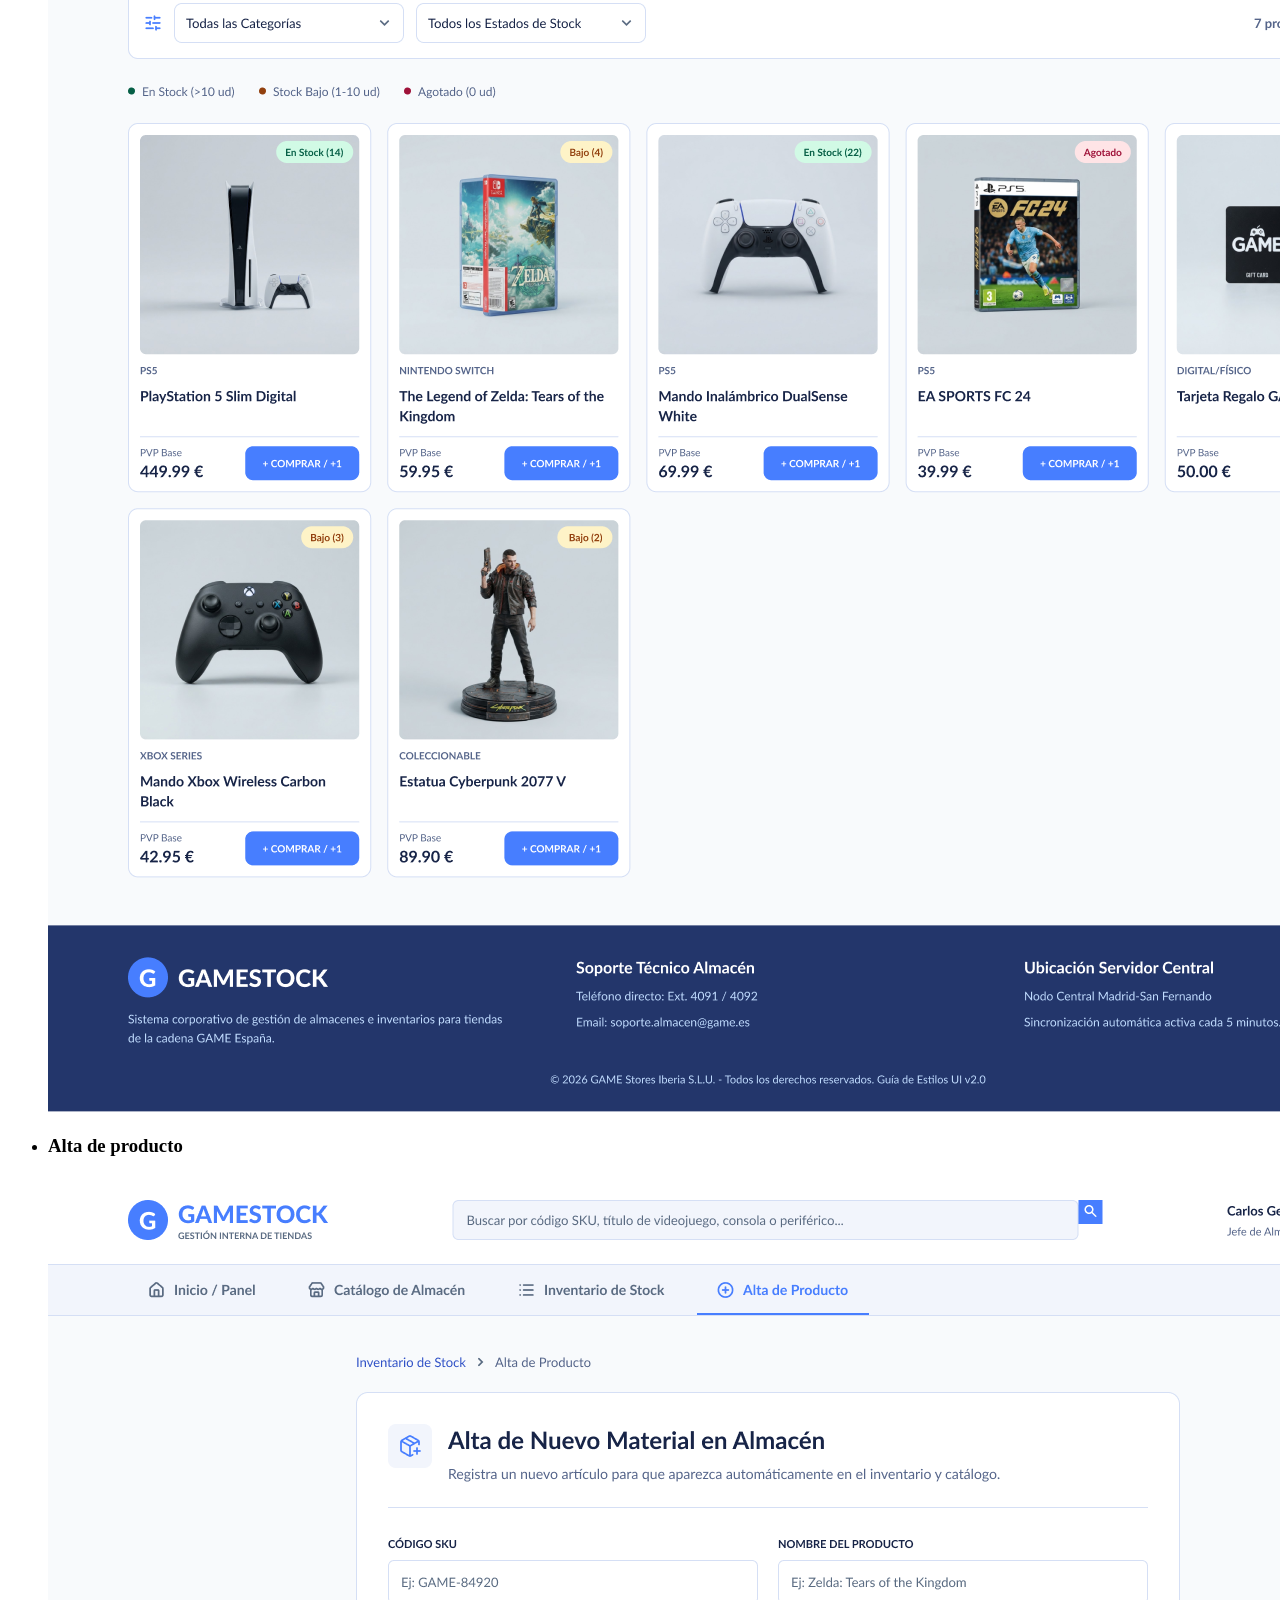
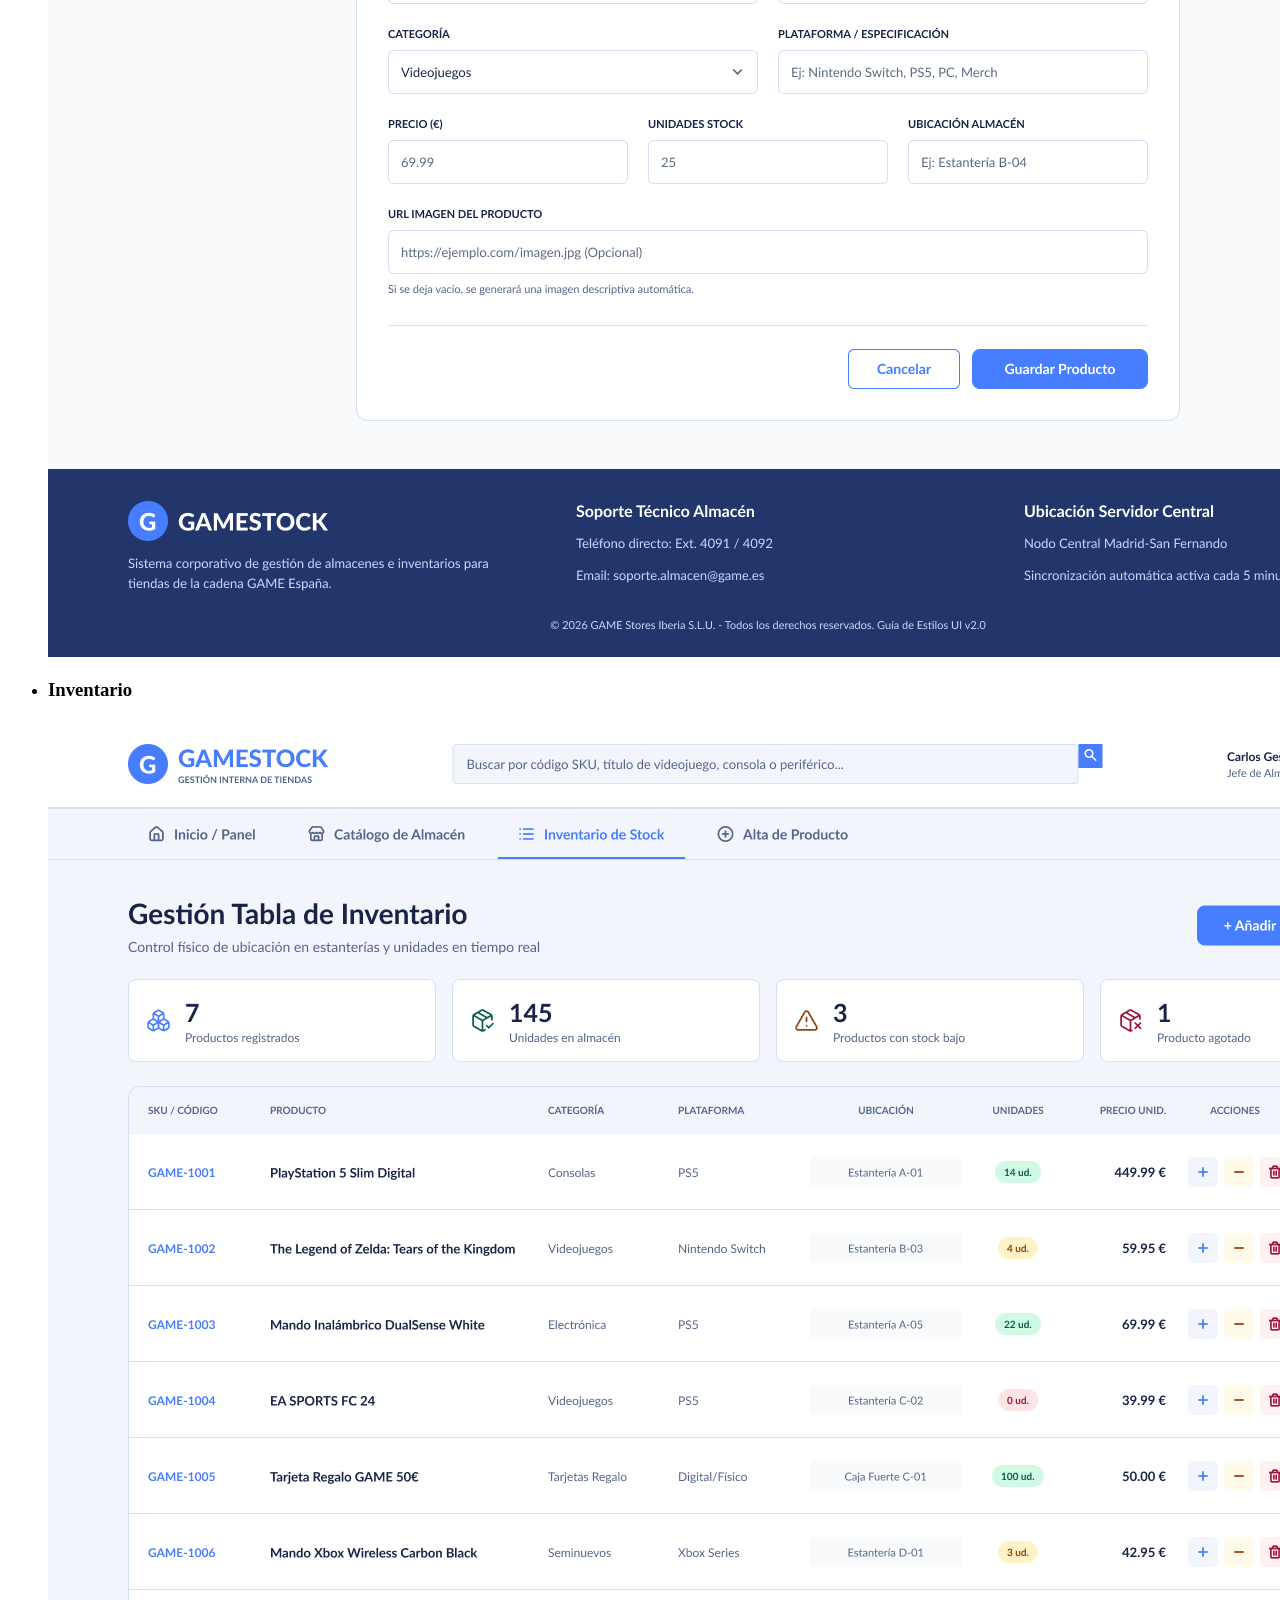
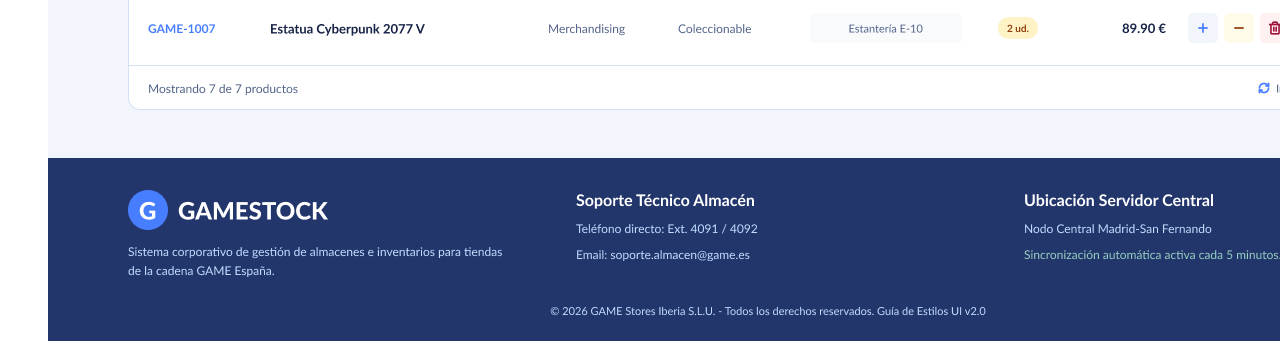
<file: guia-estilo.html>
<!DOCTYPE html>
<html lang="es">
<head>
  <meta charset="UTF-8">
  <meta name="viewport" content="width=device-width, initial-scale=1.0">
  <title>Guía de estilo | GAMESTOCK</title>
</head>
<body>
  <header>
    <h1>Guía de estilo de GAMESTOCK</h1>
    <p>
      Consulta las vistas previas del diseño o descarga el archivo editable de Figma.
    </p>
    <p>
      <a href="Figma/Reto-DI-Gu%C3%ADa-Estilos.fig" download>
        Descargar el archivo de Figma (.fig)
      </a>
    </p>
  </header>

  <main>
    <section aria-labelledby="vistas-previas">
      <h2 id="vistas-previas">Vistas previas del diseño</h2>

      <ul>
        <li>
          <h3>Guía de estilos</h3>
          <a href="Figma/Guia-estilos/Design%20System.png">
            <img
              src="Figma/Guia-estilos/Design%20System.png"
              alt="Vista previa del sistema de diseño de GAMESTOCK"
            >
          </a>
        </li>
        <li>
          <h3>Inicio</h3>
          <a href="Figma/Home/Inicio%20%C2%B7%20Panel%20GAMESTOCK.png">
            <img
              src="Figma/Home/Inicio%20%C2%B7%20Panel%20GAMESTOCK.png"
              alt="Vista previa de la página de inicio y panel de GAMESTOCK"
            >
          </a>
        </li>
        <li>
          <h3>Catálogo</h3>
          <a href="Figma/Catalogo/Cat%C3%A1logo%20de%20Almac%C3%A9n%20%C2%B7%20GAMESTOCK.png">
            <img
              src="Figma/Catalogo/Cat%C3%A1logo%20de%20Almac%C3%A9n%20%C2%B7%20GAMESTOCK.png"
              alt="Vista previa del catálogo de almacén de GAMESTOCK"
            >
          </a>
        </li>
        <li>
          <h3>Alta de producto</h3>
          <a href="Figma/Alta/Alta%20de%20Producto%20%C2%B7%20GAMESTOCK.png">
            <img
              src="Figma/Alta/Alta%20de%20Producto%20%C2%B7%20GAMESTOCK.png"
              alt="Vista previa del formulario de alta de producto de GAMESTOCK"
            >
          </a>
        </li>
        <li>
          <h3>Inventario</h3>
          <a href="Figma/Inventario/Inventario%20de%20Stock%20%C2%B7%20GAMESTOCK.png">
            <img
              src="Figma/Inventario/Inventario%20de%20Stock%20%C2%B7%20GAMESTOCK.png"
              alt="Vista previa del inventario de stock de GAMESTOCK"
            >
          </a>
        </li>
      </ul>
    </section>
  </main>
</body>
</html>
</file>
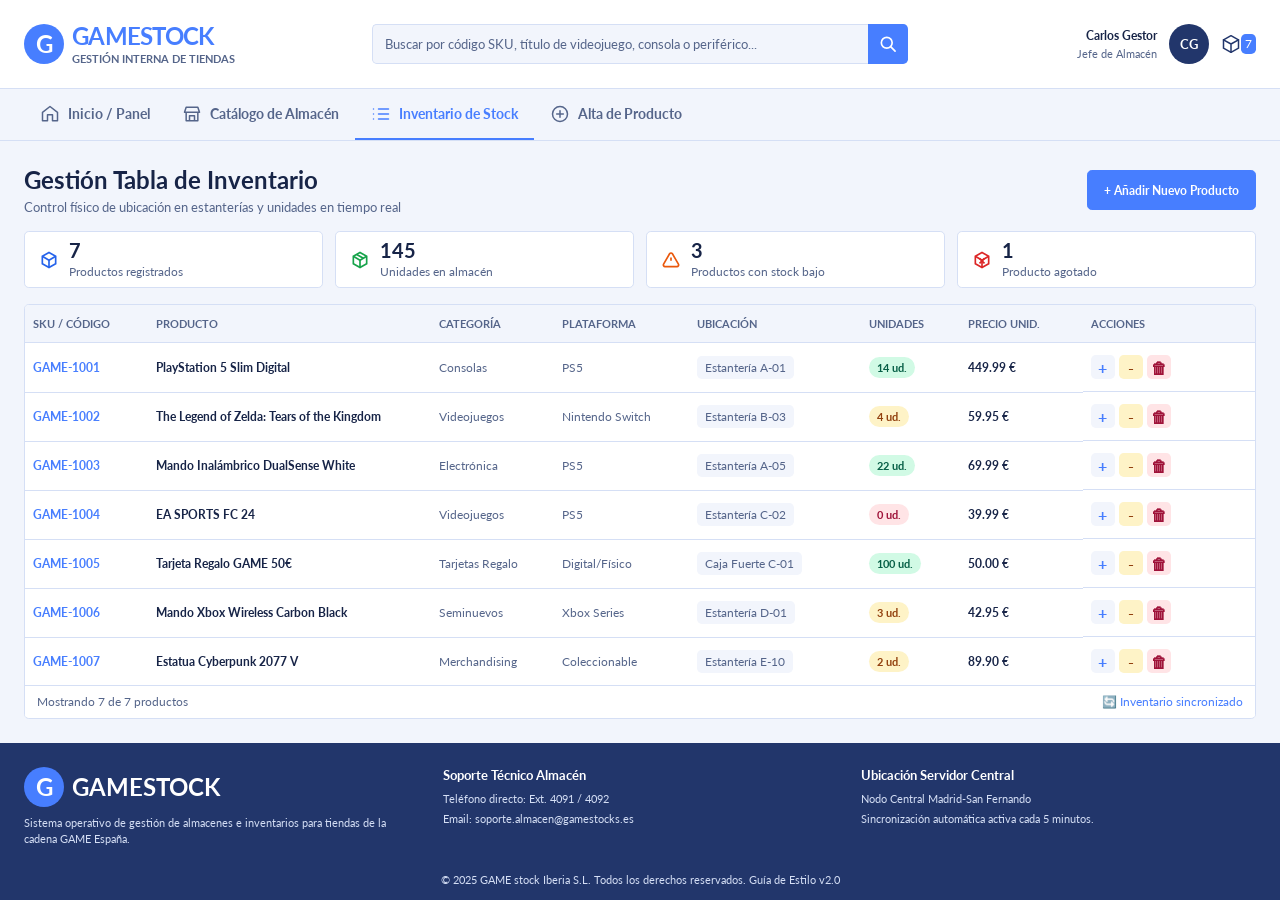
<file: inventario.html>
<!DOCTYPE html>
<html lang="es">
<head>
  <meta charset="UTF-8">
  <meta name="viewport" content="width=device-width, initial-scale=1.0">
  <title>Inventario | GAMESTOCK</title>
  <link rel="stylesheet" href="css/comun.css">
  <link rel="stylesheet" href="css/inventario.css">
</head>
<body>
  <!-- INICIO DEL ENCABEZADO COMPARTIDO: mantener este bloque igual en las cuatro páginas. -->
  <header class="site-header">
    <div class="header-main">
      <a class="brand" href="index.html">
        <div class="brand-mark" aria-hidden="true">G</div>
        <div class="brand-copy">
          <div>GAMESTOCK</div>
          <div>GESTIÓN INTERNA DE TIENDAS</div>
        </div>
      </a>

      <div class="site-search">
        <label class="visually-hidden" for="site-search">Buscar productos en el almacén</label>
        <input id="site-search" name="q" type="search" placeholder="Buscar por código SKU, título de videojuego, consola o periférico...">
        <button type="button" aria-label="Buscar">
          <img class="search-icon" src="img/iconos/buscar.svg" alt="">
        </button>
      </div>

      <div class="header-user">
        <div class="user-details">
          <div>Carlos Gestor</div>
          <div>Jefe de Almacén</div>
        </div>
        <div class="user-avatar">CG</div>
        <a class="header-notifications" href="inventario.html" aria-label="Almacén, 7 notificaciones">
          <img src="img/iconos/almacen.svg" alt="">
          <div>7</div>
        </a>
      </div>
    </div>

    <nav class="primary-nav" aria-label="Navegación principal">
      <ul class="nav-links">
        <li>
          <a href="index.html">
            <img src="img/iconos/inicio.svg" alt="">
            Inicio / Panel
          </a>
        </li>
        <li>
          <a href="catalogo.html">
            <img src="img/iconos/catalogo.svg" alt="">
            Catálogo de Almacén
          </a>
        </li>
        <li>
          <a href="inventario.html" aria-current="page">
            <img src="img/iconos/inventario-activo.svg" alt="">
            Inventario de Stock
          </a>
        </li>
        <li>
          <a href="alta.html">
            <img src="img/iconos/alta.svg" alt="">
            Alta de Producto
          </a>
        </li>
      </ul>
    </nav>
  </header>

  <!-- FIN DEL ENCABEZADO COMPARTIDO. -->
  <!-- CONTENIDO PROPIO DEL INVENTARIO: empezar a desarrollar esta página aquí. -->
  <main class="contenedor-principal">

    <!-- Encabezado de la Sección de Inventario -->
    <div class="encabezado-seccion">
      <div class="texto-seccion">
        <h1 class="titulo-pagina">Gestión Tabla de Inventario</h1>
        <p class="subtitulo-pagina">Control físico de ubicación en estanterías y unidades en tiempo real</p>
      </div>
      <a href="alta.html" class="boton-nuevo-producto">+ Añadir Nuevo Producto</a>
    </div>

  <section class="resumen-inventario" aria-label="Resumen de Inventario">
      <article class="tarjeta tarjeta-resumen">
        <div class="icono-resumen icono-azul">
          <img src="img/inventario/cajaazul.svg" alt="Icono de total de productos">
        </div>
        <div class="datos-resumen">
          <span class="valor-resumen">7</span>
          <span class="etiqueta-resumen">Productos registrados</span>
        </div>
      </article>

      <article class="tarjeta tarjeta-resumen">
        <div class="icono-resumen icono-verde">
          <img src="img/inventario/cajaverde.svg" alt="Icono de total de unidades">
        </div>
        <div class="datos-resumen">
          <span class="valor-resumen">145</span>
          <span class="etiqueta-resumen">Unidades en almacén</span>
        </div>
      </article>

      <article class="tarjeta tarjeta-resumen">
        <div class="icono-resumen icono-naranja">
          <img src="img/inventario/triangulonaranja.svg" alt="Icono de alerta de stock bajo">
        </div>
        <div class="datos-resumen">
          <span class="valor-resumen">3</span>
          <span class="etiqueta-resumen">Productos con stock bajo</span>
        </div>
      </article>

      <article class="tarjeta tarjeta-resumen">
        <div class="icono-resumen icono-rojo">
          <img src="img/inventario/cajaroja.svg" alt="Icono de producto agotado">
        </div>
        <div class="datos-resumen">
          <span class="valor-resumen">1</span>
          <span class="etiqueta-resumen">Producto agotado</span>
        </div>
      </article>
    </section>

    <!-- Tabla Principal de Productos del Almacén -->
    <section class="tarjeta contenedor-tabla-inventario">
      <div class="tabla-scroll">
        <table class="tabla-productos">
          <thead>
            <tr>
              <th scope="col">SKU / CÓDIGO</th>
              <th scope="col">PRODUCTO</th>
              <th scope="col">CATEGORÍA</th>
              <th scope="col">PLATAFORMA</th>
              <th scope="col">UBICACIÓN</th>
              <th scope="col">UNIDADES</th>
              <th scope="col">PRECIO UNID.</th>
              <th scope="col">ACCIONES</th>
            </tr>
          </thead>
          <tbody>
            <tr>
              <td class="campo-sku">GAME-1001</td>
              <td class="campo-nombre-producto">PlayStation 5 Slim Digital</td>
              <td class="campo-categoria">Consolas</td>
              <td class="campo-plataforma">PS5</td>
              <td><span class="etiqueta-almacen">Estantería A-01</span></td>
              <td><span class="etiqueta-stock stock-alto">14 ud.</span></td>
              <td class="campo-precio">449.99 €</td>
              <td class="campo-acciones">
                <button class="boton-accion boton-sumar" aria-label="Aumentar una unidad">+</button>
                <button class="boton-accion boton-restar" aria-label="Disminuir una unidad">-</button>
                <button class="boton-accion boton-eliminar" aria-label="Eliminar producto de inventario">🗑</button>
              </td>
            </tr>

            <tr>
              <td class="campo-sku">GAME-1002</td>
              <td class="campo-nombre-producto">The Legend of Zelda: Tears of the Kingdom</td>
              <td class="campo-categoria">Videojuegos</td>
              <td class="campo-plataforma">Nintendo Switch</td>
              <td><span class="etiqueta-almacen">Estantería B-03</span></td>
              <td><span class="etiqueta-stock stock-bajo">4 ud.</span></td>
              <td class="campo-precio">59.95 €</td>
              <td class="campo-acciones">
                <button class="boton-accion boton-sumar" aria-label="Aumentar una unidad">+</button>
                <button class="boton-accion boton-restar" aria-label="Disminuir una unidad">-</button>
                <button class="boton-accion boton-eliminar" aria-label="Eliminar producto de inventario">🗑</button>
              </td>
            </tr>

            <tr>
              <td class="campo-sku">GAME-1003</td>
              <td class="campo-nombre-producto">Mando Inalámbrico DualSense White</td>
              <td class="campo-categoria">Electrónica</td>
              <td class="campo-plataforma">PS5</td>
              <td><span class="etiqueta-almacen">Estantería A-05</span></td>
              <td><span class="etiqueta-stock stock-alto">22 ud.</span></td>
              <td class="campo-precio">69.99 €</td>
              <td class="campo-acciones">
                <button class="boton-accion boton-sumar" aria-label="Aumentar una unidad">+</button>
                <button class="boton-accion boton-restar" aria-label="Disminuir una unidad">-</button>
                <button class="boton-accion boton-eliminar" aria-label="Eliminar producto de inventario">🗑</button>
              </td>
            </tr>

            <tr>
              <td class="campo-sku">GAME-1004</td>
              <td class="campo-nombre-producto">EA SPORTS FC 24</td>
              <td class="campo-categoria">Videojuegos</td>
              <td class="campo-plataforma">PS5</td>
              <td><span class="etiqueta-almacen">Estantería C-02</span></td>
              <td><span class="etiqueta-stock stock-agotado">0 ud.</span></td>
              <td class="campo-precio">39.99 €</td>
              <td class="campo-acciones">
                <button class="boton-accion boton-sumar" aria-label="Aumentar una unidad">+</button>
                <button class="boton-accion boton-restar" aria-label="Disminuir una unidad">-</button>
                <button class="boton-accion boton-eliminar" aria-label="Eliminar producto de inventario">🗑</button>
              </td>
            </tr>

            <tr>
              <td class="campo-sku">GAME-1005</td>
              <td class="campo-nombre-producto">Tarjeta Regalo GAME 50€</td>
              <td class="campo-categoria">Tarjetas Regalo</td>
              <td class="campo-plataforma">Digital/Físico</td>
              <td><span class="etiqueta-almacen">Caja Fuerte C-01</span></td>
              <td><span class="etiqueta-stock stock-alto">100 ud.</span></td>
              <td class="campo-precio">50.00 €</td>
              <td class="campo-acciones">
                <button class="boton-accion boton-sumar" aria-label="Aumentar una unidad">+</button>
                <button class="boton-accion boton-restar" aria-label="Disminuir una unidad">-</button>
                <button class="boton-accion boton-eliminar" aria-label="Eliminar producto de inventario">🗑</button>
              </td>
            </tr>

            <tr>
              <td class="campo-sku">GAME-1006</td>
              <td class="campo-nombre-producto">Mando Xbox Wireless Carbon Black</td>
              <td class="campo-categoria">Seminuevos</td>
              <td class="campo-plataforma">Xbox Series</td>
              <td><span class="etiqueta-almacen">Estantería D-01</span></td>
              <td><span class="etiqueta-stock stock-bajo">3 ud.</span></td>
              <td class="campo-precio">42.95 €</td>
              <td class="campo-acciones">
                <button class="boton-accion boton-sumar" aria-label="Aumentar una unidad">+</button>
                <button class="boton-accion boton-restar" aria-label="Disminuir una unidad">-</button>
                <button class="boton-accion boton-eliminar" aria-label="Eliminar producto de inventario">🗑</button>
              </td>
            </tr>

            <tr>
              <td class="campo-sku">GAME-1007</td>
              <td class="campo-nombre-producto">Estatua Cyberpunk 2077 V</td>
              <td class="campo-categoria">Merchandising</td>
              <td class="campo-plataforma">Coleccionable</td>
              <td><span class="etiqueta-almacen">Estantería E-10</span></td>
              <td><span class="etiqueta-stock stock-bajo">2 ud.</span></td>
              <td class="campo-precio">89.90 €</td>
              <td class="campo-acciones">
                <button class="boton-accion boton-sumar" aria-label="Aumentar una unidad">+</button>
                <button class="boton-accion boton-restar" aria-label="Disminuir una unidad">-</button>
                <button class="boton-accion boton-eliminar" aria-label="Eliminar producto de inventario">🗑</button>
              </td>
            </tr>
          </tbody>
        </table>
      </div>

      <!-- Pie de la Tabla -->
      <div class="pie-tabla">
        <span class="contador-registros">Mostrando 7 de 7 productos</span>
        <span class="estado-sincronizacion">🔄 Inventario sincronizado</span>
      </div>
    </section>

  </main>

  <footer class="site-footer">
    <div class="footer-content">
      <div class="footer-brand-block">
        <a class="footer-brand" href="index.html">
          <span class="footer-brand-mark" aria-hidden="true">G</span>
          <span>GAMESTOCK</span>
        </a>
        <p class="footer-description">Sistema operativo de gestión de almacenes e inventarios para tiendas de la cadena GAME España.</p>
      </div>

      <section class="footer-contact" aria-labelledby="footer-support-title">
        <h2 id="footer-support-title">Soporte Técnico Almacén</h2>
        <p>Teléfono directo: Ext. 4091 / 4092</p>
        <p>Email: soporte.almacen@gamestocks.es</p>
      </section>

      <section class="footer-location" aria-labelledby="footer-location-title">
        <h2 id="footer-location-title">Ubicación Servidor Central</h2>
        <p>Nodo Central Madrid-San Fernando</p>
        <p>Sincronización automática activa cada 5 minutos.</p>
      </section>
    </div>
    <p class="footer-legal">© 2025 GAME stock Iberia S.L. Todos los derechos reservados. Guía de Estilo v2.0</p>
  </footer>
</body>
</html>
</file>
<file: css/comun.css>
@import url("https://fonts.googleapis.com/css2?family=Lato:wght@400;700&display=swap");

:root {
  color-scheme: light;
  --color-brand: #477eff;
  --color-brand-hover: #82a7ff;
  --color-brand-pressed: #3152c7;
  --color-campaign: #fde68a;
  --color-text: #172447;
  --color-text-secondary: #55658a;
  --color-background: #f2f5fc;
  --color-surface: #ffffff;
  --color-border: #d5dff5;
  --color-navy: #22366b;
  --color-stock-available-bg: #d1fae5;
  --color-stock-available-text: #065f46;
  --color-stock-low-bg: #fef3c7;
  --color-stock-low-text: #92400e;
  --color-stock-empty-bg: #ffe4e6;
  --color-stock-empty-text: #9f1239;
  --color-footer-text: #d5dff5;
  --color-accent-soft: #eff6ff;
  --color-image-background: #e8edf2;
  --font-family: "Lato", Arial, sans-serif;
  --font-size-caption: 0.6875rem;
  --font-size-small: 0.75rem;
  --font-size-secondary: 0.6875rem;
  --font-size-button: 0.75rem;
  --font-size-body: 0.8125rem;
  --font-size-campaign: 1rem;
  --font-size-navigation: 0.875rem;
  --font-size-page-title: 1.5rem;
  --font-size-campaign-title: 2rem;
  --font-size-catalog-title: 1.75rem;
  --font-size-filter-symbol: 1.4rem;
  --font-size-section-title: 1.25rem;
  --font-size-control-icon: 1rem;
  --font-size-brand: 1.5rem;
  --font-size-brand-large: 1.5rem;
  --font-size-mark: 1.5rem;
  --spacing-4: 0.25rem;
  --spacing-8: 0.5rem;
  --spacing-12: 0.75rem;
  --spacing-16: 1rem;
  --spacing-24: 1.5rem;
  --spacing-32: 2rem;
  --size-avatar: 2.5rem;
  --size-icon: 1.25rem;
  --size-control: 2.5rem;
  --border-width: 0.0625rem;
  --border-width-active: 0.125rem;
  --border-radius-control: 0.3rem;
  --border-radius-card: 0.75rem;
  --shadow-dropdown: 0 0.5rem 1.25rem rgb(23 36 71 / 16%);
  --shadow-card-hover: 0 0.25rem 0.75rem rgb(23 36 71 / 12%);
}

/* INICIO ESTILOS GLOBALES: base compartida por todas las páginas. */
* {
  box-sizing: border-box;
}

img {
  max-width: 100%;
}

body {
  display: flex;
  min-height: 100vh;
  flex-direction: column;
  margin: 0;
  color: var(--color-text);
  background: var(--color-background);
  font-family: var(--font-family);
}

/* FIN ESTILOS GLOBALES. */

/* INICIO ENCABEZADO COMPARTIDO: marca, buscador, usuario y notificaciones. */
.site-header {
  background: var(--color-surface);
}

.header-main {
  display: flex;
  flex-wrap: wrap;
  align-items: center;
  gap: var(--spacing-12) var(--spacing-16);
  max-width: 80rem;
  margin: 0 auto;
  padding: var(--spacing-12) var(--spacing-16);
}

.brand {
  display: inline-flex;
  flex: 1 1 auto;
  order: 1;
  align-items: center;
  gap: var(--spacing-8);
  min-width: 0;
  color: var(--color-brand);
  text-decoration: none;
}

.brand-mark {
  display: grid;
  flex: 0 0 var(--size-avatar);
  width: var(--size-avatar);
  height: var(--size-avatar);
  place-items: center;
  border-radius: 50%;
  color: var(--color-surface);
  background: var(--color-brand);
  font-size: var(--font-size-mark);
  font-weight: 700;
}

.brand-copy {
  display: grid;
  gap: var(--spacing-4);
  line-height: 1.1;
}

.brand-copy div:first-child {
  font-size: var(--font-size-brand);
  letter-spacing: -0.03em;
  font-weight: 700;
}

.brand-copy div:last-child {
  color: var(--color-text-secondary);
  font-size: var(--font-size-caption);
  font-weight: 700;
  white-space: nowrap;
}

.site-search {
  display: flex;
  flex: 1 0 100%;
  order: 3;
  min-width: 0;
}

.visually-hidden {
  position: absolute;
  width: var(--border-width);
  height: var(--border-width);
  padding: 0;
  overflow: hidden;
  clip: rect(0, 0, 0, 0);
  white-space: nowrap;
  border: 0;
}

.site-search input {
  width: 100%;
  min-width: 0;
  min-height: 2.5rem;
  padding: var(--spacing-8) var(--spacing-12);
  border: var(--border-width) solid var(--color-border);
  border-right: 0;
  border-radius: var(--border-radius-control) 0 0 var(--border-radius-control);
  color: var(--color-text);
  background: var(--color-background);
  font: inherit;
  font-size: var(--font-size-body);
}

.site-search input:focus-visible {
  outline: var(--border-width-active) solid var(--color-brand);
  outline-offset: 0;
}

.site-search input::placeholder {
  color: var(--color-text-secondary);
  opacity: 1;
}

.site-search button {
  display: grid;
  flex: 0 0 var(--size-control);
  width: var(--size-control);
  min-height: var(--size-control);
  place-items: center;
  border: 0;
  border-radius: 0 var(--border-radius-control) var(--border-radius-control) 0;
  color: var(--color-surface);
  background: var(--color-brand);
  cursor: pointer;
}

.site-search button:hover {
  background: var(--color-brand-hover);
}

.site-search button:active {
  background: var(--color-brand-pressed);
}

.search-icon {
  width: var(--size-icon);
  height: var(--size-icon);
}

.header-user {
  display: flex;
  flex: 0 0 auto;
  order: 2;
  align-items: center;
  gap: var(--spacing-12);
}

.user-details {
  display: none;
  text-align: right;
}

.user-details div {
  display: block;
}

.user-details div:first-child {
  font-size: var(--font-size-button);
  font-weight: 700;
}

.user-details div:last-child {
  margin-top: var(--spacing-4);
  color: var(--color-text-secondary);
  font-size: var(--font-size-secondary);
}

.user-avatar {
  display: grid;
  flex: 0 0 var(--size-avatar);
  width: var(--size-avatar);
  height: var(--size-avatar);
  place-items: center;
  border-radius: 50%;
  color: var(--color-surface);
  background: var(--color-navy);
  font-size: var(--font-size-body);
  font-weight: 700;
}

.header-notifications {
  display: inline-flex;
  align-items: center;
  gap: var(--spacing-4);
  color: var(--color-navy);
  text-decoration: none;
}

.header-notifications img,
.nav-links img {
  width: var(--size-icon);
  height: var(--size-icon);
}

.header-notifications div {
  align-self: flex-start;
  margin-left: calc(-1 * var(--spacing-4));
  padding: var(--spacing-4);
  border-radius: var(--border-radius-control);
  color: var(--color-surface);
  background: var(--color-brand);
  font-size: var(--font-size-small);
  line-height: 1;
}
/* FIN ENCABEZADO COMPARTIDO. */

/* INICIO NAVEGACIÓN COMPARTIDA: menú principal de las cuatro páginas. */
.primary-nav {
  border-top: var(--border-width) solid var(--color-border);
  border-bottom: var(--border-width) solid var(--color-border);
  background: var(--color-background);
}

.nav-links {
  display: flex;
  max-width: 80rem;
  margin: 0 auto;
  padding: 0 var(--spacing-16);
  overflow-x: auto;
  list-style: none;
  scrollbar-width: thin;
}

.nav-links li {
  flex: 0 0 auto;
}

.nav-links a {
  display: inline-flex;
  min-height: 3.1rem;
  align-items: center;
  gap: var(--spacing-8);
  padding: 0 var(--spacing-12);
  border-bottom: var(--border-width-active) solid transparent;
  color: var(--color-text-secondary);
  font-size: var(--font-size-navigation);
  font-weight: 700;
  text-decoration: none;
}

.nav-links img {
  flex: 0 0 var(--size-icon);
  width: var(--size-icon);
  height: var(--size-icon);
}

.nav-links a:hover,
.nav-links a[aria-current="page"] {
  color: var(--color-brand);
}

.nav-links a:hover:not([aria-current="page"]) {
  color: var(--color-brand-hover);
}

.nav-links a[aria-current="page"] {
  border-bottom-color: var(--color-brand);
}
/* FIN NAVEGACIÓN COMPARTIDA. */

/* INICIO FOOTER COMPARTIDO. */
.site-footer {
  margin-top: auto;
  padding: var(--spacing-24) var(--spacing-16) var(--spacing-12);
  color: var(--color-surface);
  background: var(--color-navy);
}

.footer-content {
  display: flex;
  flex-direction: column;
  gap: var(--spacing-16);
  max-width: 80rem;
  margin: 0 auto;
}

.footer-brand {
  display: inline-flex;
  align-items: center;
  gap: var(--spacing-8);
  color: var(--color-surface);
  font-size: var(--font-size-brand);
  font-weight: 700;
  text-decoration: none;
}

.footer-brand-mark {
  display: grid;
  flex: 0 0 var(--size-avatar);
  width: var(--size-avatar);
  height: var(--size-avatar);
  place-items: center;
  border-radius: 50%;
  color: var(--color-surface);
  background: var(--color-brand);
}

.footer-description,
.footer-contact p,
.footer-location p,
.footer-legal {
  margin: var(--spacing-8) 0 0;
  color: var(--color-footer-text);
  font-size: var(--font-size-secondary);
  line-height: 1.5;
}

.footer-contact h2,
.footer-location h2 {
  margin: 0;
  color: var(--color-surface);
  font-size: var(--font-size-body);
}

.footer-contact p + p,
.footer-location p + p {
  margin-top: var(--spacing-4);
}

.footer-legal {
  max-width: 80rem;
  margin: var(--spacing-24) auto 0;
  text-align: center;
}
/* FIN FOOTER COMPARTIDO. */

/* INICIO RESPONSIVE COMPARTIDO: ajustes del encabezado y navegación. */
@media (min-width: 40rem) {
  .header-main {
    gap: var(--spacing-16);
  }

  .site-search input {
    font-size: var(--font-size-body);
  }

  .nav-links a {
    padding: 0 var(--spacing-16);
  }
}
/* FIN RESPONSIVE COMPARTIDO (40rem). */

/* INICIO RESPONSIVE COMPARTIDO (48rem). */
@media (min-width: 48rem) {
  .header-main {
    flex-wrap: nowrap;
    min-height: 5.5rem;
    padding: var(--spacing-24) var(--spacing-16);
  }

  .brand {
    flex: 1 1 12rem;
  }

  .brand-copy div:first-child {
    font-size: var(--font-size-brand-large);
  }

  .site-search {
    flex: 2 1 16rem;
    order: 2;
  }

  .user-details {
    display: block;
  }

  .header-user {
    flex: 1 1 12rem;
    order: 3;
    justify-content: flex-end;
  }

  .nav-links a {
    min-height: 3.2rem;
    padding: 0 var(--spacing-16);
  }

  .site-footer {
    padding-right: var(--spacing-24);
    padding-left: var(--spacing-24);
  }

  .footer-content {
    flex-direction: row;
    align-items: flex-start;
    gap: var(--spacing-24);
  }

  .footer-content > * {
    flex: 1 1 0;
    min-width: 0;
  }

}
/* FIN RESPONSIVE COMPARTIDO (48rem). */

/* INICIO RESPONSIVE COMPARTIDO (64rem). */
@media (min-width: 64rem) {
  .header-main {
    min-height: 5.5rem;
    padding: var(--spacing-16) var(--spacing-24);
  }

  .nav-links {
    padding-right: var(--spacing-24);
    padding-left: var(--spacing-24);
  }

}
/* FIN RESPONSIVE COMPARTIDO (64rem). */

button,
.campaign-button,
.home-product-action,
.boton-nuevo-producto {
  transition: background-color 160ms ease, border-color 160ms ease, color 160ms ease;
}

.home-product-card,
.product-card {
  animation: card-entry 240ms ease-out both;
  transition: transform 160ms ease, box-shadow 160ms ease;
}

.home-product-card:hover,
.product-card:hover {
  transform: translateY(-0.15rem);
  box-shadow: var(--shadow-card-hover);
}

@keyframes card-entry {
  from {
    opacity: 0;
  }

  to {
    opacity: 1;
  }
}

@media (prefers-reduced-motion: reduce) {
  button,
  .campaign-button,
  .home-product-action,
  .boton-nuevo-producto,
  .home-product-card,
  .product-card {
    animation: none;
    transition: none;
  }
}
</file>
<file: css/inicio.css>
/* INICIO ESTILOS DE INICIO / PANEL (index.html): banner de campaña. */
.home-div {
  max-width: 80rem;
  margin: 0 auto;
  padding: var(--spacing-24) var(--spacing-16);
}

.campaign-banner {
  display: grid;
  gap: var(--spacing-24);
  align-items: center;
  padding: var(--spacing-24) var(--spacing-16);
  border: var(--border-width) solid var(--color-border);
  border-radius: var(--border-radius-card);
  background: var(--color-campaign);
}

.campaign-copy {
  min-width: 0;
}

.campaign-label {
  display: inline-block;
  margin: 0 0 var(--spacing-12);
  padding: var(--spacing-8) var(--spacing-12);
  border-radius: 999px;
  color: var(--color-surface);
  background: var(--color-text);
  font-size: var(--font-size-caption);
  font-weight: 700;
  line-height: 1;
}

.campaign-banner h1 {
  margin: 0 0 var(--spacing-12);
  color: var(--color-text);
  font-size: var(--font-size-campaign-title);
  line-height: 1.15;
}

.campaign-description {
  margin: 0 0 var(--spacing-16);
  color: var(--color-text);
  font-size: var(--font-size-campaign);
  line-height: 1.6;
  text-align: left;
}

.campaign-actions {
  display: flex;
  flex-wrap: wrap;
  gap: var(--spacing-8);
}

.campaign-button {
  display: inline-flex;
  min-height: var(--size-control);
  align-items: center;
  justify-content: center;
  padding: 0 var(--spacing-16);
  border: var(--border-width-active) solid var(--color-brand);
  border-radius: var(--border-radius-control);
  color: var(--color-surface);
  background: var(--color-brand);
  font-size: var(--font-size-button);
  font-weight: 700;
  text-align: center;
  text-decoration: none;
}

.campaign-button:hover {
  border-color: var(--color-brand-hover);
  background: var(--color-brand-hover);
}

.campaign-button:active {
  border-color: var(--color-brand-pressed);
  background: var(--color-brand-pressed);
}

.campaign-button-secondary {
  color: var(--color-brand);
  background: transparent;
}

.campaign-button-secondary:hover,
.campaign-button-secondary:active {
  color: var(--color-surface);
}

.campaign-illustration {
  display: none;
}

/* FIN ESTILOS DE INICIO / PANEL (index.html): banner de campaña. */

/* INICIO RESPONSIVE DEL BANNER DE INICIO / PANEL. */
@media (min-width: 48rem) {
  .campaign-banner {
    grid-template-columns: minmax(0, 1fr) 10rem;
    gap: var(--spacing-32);
    padding: var(--spacing-32);
  }

  .campaign-illustration {
    display: block;
    width: 100%;
    max-width: 10rem;
    justify-self: center;
    opacity: 0.35;
  }
}

@media (min-width: 64rem) {
  .home-div {
    padding-right: var(--spacing-24);
    padding-left: var(--spacing-24);
  }

  .campaign-banner {
    grid-template-columns: minmax(0, 1fr) 12rem;
  }

  .campaign-illustration {
    max-width: 12rem;
  }
}
/* FIN RESPONSIVE DEL BANNER DE INICIO / PANEL. */

/* INICIO PRODUCTOS Y OFERTAS DE INICIO / PANEL. */
.home-content {
  width: 100%;
  max-width: 80rem;
  flex: 1 0 auto;
  margin: 0 auto;
  padding: 0 var(--spacing-16) var(--spacing-32);
}

.product-shortcuts {
  display: flex;
  overflow-x: auto;
  border: var(--border-width) solid var(--color-border);
  border-radius: var(--border-radius-control);
  scrollbar-width: thin;
}

.product-shortcuts a {
  display: inline-flex;
  min-height: 3rem;
  flex: 1 0 auto;
  align-items: center;
  justify-content: center;
  padding: 0 var(--spacing-16);
  color: var(--color-text-secondary);
  font-size: var(--font-size-button);
  font-weight: 700;
  text-align: center;
  text-decoration: none;
}

.product-shortcuts a:hover,
.product-shortcuts a[aria-current="location"] {
  color: var(--color-text);
}

.product-shelf {
  margin-top: var(--spacing-24);
  scroll-margin-top: var(--spacing-24);
}

.shelf-heading {
  display: flex;
  align-items: center;
  justify-content: space-between;
  gap: var(--spacing-16);
  margin-bottom: var(--spacing-16);
}

.shelf-heading h2 {
  margin: 0;
  font-size: var(--font-size-section-title);
  line-height: 1.3;
}

.shelf-heading p {
  margin: var(--spacing-4) 0 0;
  color: var(--color-text-secondary);
  font-size: var(--font-size-body);
}

.shelf-link {
  display: inline-flex;
  flex: 0 0 auto;
  align-items: center;
  gap: var(--spacing-8);
  color: var(--color-brand);
  font-size: var(--font-size-button);
  font-weight: 700;
  text-decoration: none;
}

.shelf-link:hover {
  color: var(--color-brand-pressed);
}

.shelf-link span {
  font-size: var(--font-size-section-title);
}

.home-product-grid {
  display: grid;
  grid-template-columns: repeat(2, minmax(0, 1fr));
  align-items: stretch;
  gap: var(--spacing-12);
}

.home-product-card {
  display: flex;
  min-width: 0;
  flex-direction: column;
  padding: var(--spacing-8);
  border: var(--border-width) solid var(--color-border);
  border-radius: var(--border-radius-card);
  background: var(--color-surface);
}

.home-product-image {
  position: relative;
  display: block;
  aspect-ratio: 1;
  overflow: hidden;
  border-radius: var(--border-radius-control);
  background: var(--color-background);
}

.home-product-image img {
  display: block;
  width: 100%;
  height: 100%;
  object-fit: cover;
  transition: transform 160ms ease;
}

.home-product-image:hover img {
  transform: scale(1.04);
}

.stock-badge {
  position: absolute;
  top: var(--spacing-8);
  right: var(--spacing-8);
  padding: var(--spacing-4) var(--spacing-8);
  border-radius: 999px;
  font-size: var(--font-size-caption);
  font-weight: 700;
  line-height: 1.4;
}

.stock-badge-available {
  color: var(--color-stock-available-text);
  background: var(--color-stock-available-bg);
}

.stock-badge-low {
  color: var(--color-stock-low-text);
  background: var(--color-stock-low-bg);
}

.stock-badge-empty {
  color: var(--color-stock-empty-text);
  background: var(--color-stock-empty-bg);
}

.home-product-category {
  margin: var(--spacing-8) 0 var(--spacing-4);
  color: var(--color-text-secondary);
  font-size: var(--font-size-caption);
  text-transform: uppercase;
}

.home-product-card h3 {
  min-height: 2.7em;
  margin: 0;
  font-size: var(--font-size-body);
  line-height: 1.35;
}

.home-product-footer {
  display: flex;
  min-height: 3rem;
  align-items: center;
  justify-content: space-between;
  gap: var(--spacing-4);
  margin-top: auto;
  padding-top: var(--spacing-8);
  border-top: var(--border-width) solid var(--color-border);
}

.home-product-footer p {
  display: grid;
  gap: var(--spacing-4);
  min-width: 0;
  margin: 0;
}

.home-product-footer p span {
  color: var(--color-text-secondary);
  font-size: var(--font-size-caption);
}

.home-product-footer p strong {
  font-size: var(--font-size-body);
  white-space: nowrap;
}

.home-product-action {
  display: inline-flex;
  min-height: 2rem;
  flex: 0 0 auto;
  align-items: center;
  justify-content: center;
  padding: 0 var(--spacing-8);
  border: 0;
  border-radius: var(--border-radius-control);
  color: var(--color-surface);
  background: var(--color-brand);
  font-size: var(--font-size-caption);
  font-weight: 700;
  text-decoration: none;
}

.home-product-action:hover {
  background: var(--color-brand-pressed);
}

.home-product-action-disabled {
  color: var(--color-text-secondary);
  background: var(--color-border);
}
/* FIN PRODUCTOS Y OFERTAS DE INICIO / PANEL. */

/* INICIO RESPONSIVE DE PRODUCTOS Y OFERTAS. */
@media (min-width: 40rem) {
  .home-content {
    padding-right: var(--spacing-16);
    padding-left: var(--spacing-16);
  }

  .home-product-grid {
    grid-template-columns: repeat(3, minmax(0, 1fr));
    gap: var(--spacing-16);
  }
}

@media (min-width: 48rem) {
  .home-content {
    padding-right: var(--spacing-16);
    padding-left: var(--spacing-16);
  }

  .home-product-grid {
    grid-template-columns: repeat(4, minmax(0, 1fr));
  }

  .home-product-card {
    padding: var(--spacing-12);
  }
}

@media (min-width: 64rem) {
  .home-content {
    padding-right: var(--spacing-24);
    padding-left: var(--spacing-24);
  }

  .home-product-grid {
    grid-template-columns: repeat(5, minmax(0, 1fr));
  }
}
/* FIN RESPONSIVE DE PRODUCTOS Y OFERTAS. */
</file>
<file: css/alta.css>
.contenedor-principal {
  width: 100%;
  max-width: 80rem;
  flex: 1 0 auto;
  margin: 0 auto;
  padding: var(--spacing-24) var(--spacing-16);
}

.ruta-navegacion {
  display: flex;
  align-items: center;
  gap: var(--spacing-8);
  margin-bottom: var(--spacing-16);
  color: var(--color-text-secondary);
  font-size: var(--font-size-small);
}

.ruta-navegacion a {
  color: var(--color-text-secondary);
  text-decoration: none;
}

.ruta-navegacion a:hover {
  color: var(--color-brand);
}


.tarjeta {
  border: var(--border-width) solid var(--color-border);
  border-radius: var(--border-radius-control);
  background: var(--color-surface);
}

.tarjeta-formulario {
  padding: var(--spacing-24);
}

.cabecera-tarjeta {
  display: flex;
  align-items: flex-start;
  gap: var(--spacing-16);
  margin-bottom: var(--spacing-24);
}

.icono-tarjeta {
  display: grid;
  flex: 0 0 2.5rem;
  width: 2.5rem;
  height: 2.5rem;
  place-items: center;
  border-radius: var(--border-radius-control);
  background: var(--color-accent-soft);
  color: var(--color-brand);
}

.icono-tarjeta img,
.icono-tarjeta svg {
  width: 1.5rem;
  height: 1.5rem;
}

.texto-tarjeta .titulo-pagina {
  margin: 0 0 var(--spacing-4);
  color: var(--color-text);
  font-size: var(--font-size-page-title);
  line-height: 1.25;
}

.texto-tarjeta .subtitulo-pagina {
  margin: 0;
  color: var(--color-text-secondary);
  font-size: var(--font-size-body);
}


.formulario-grid {
  display: grid;
  grid-template-columns: repeat(6, 1fr);
  gap: var(--spacing-16);
}

.campo-grupo {
  grid-column: span 6;
  display: flex;
  flex-direction: column;
  gap: var(--spacing-8);
}


.etiqueta-campo {
  color: var(--color-text-secondary);
  font-size: var(--font-size-caption);
  font-weight: 700;
  text-transform: uppercase;
}

.entrada-campo {
  width: 100%;
  min-height: var(--size-control);
  padding: 0 var(--spacing-12);
  border: var(--border-width) solid var(--color-border);
  border-radius: var(--border-radius-control);
  background: var(--color-background);
  color: var(--color-text);
  font-size: var(--font-size-body);
  box-sizing: border-box;
  transition: border-color 0.2s ease, background-color 0.2s ease;
}

.entrada-campo:focus {
  outline: none;
  border-color: var(--color-brand);
  background: var(--color-surface);
}

.texto-ayuda {
  color: var(--color-text-secondary);
  font-size: var(--font-size-small);
}


.contenedor-botones {
  display: flex;
  align-items: center;
  justify-content: flex-end;
  gap: var(--spacing-12);
  margin-top: var(--spacing-8);
  padding-top: var(--spacing-16);
  border-top: var(--border-width) solid var(--color-border);
}

.boton-formulario {
  display: inline-flex;
  min-height: var(--size-control);
  align-items: center;
  justify-content: center;
  padding: 0 var(--spacing-24);
  border-radius: var(--border-radius-control);
  font-size: var(--font-size-button);
  font-weight: 700;
  text-decoration: none;
  cursor: pointer;
  white-space: nowrap;
}

.boton-cancelar {
  border: var(--border-width) solid var(--color-border);
  background: var(--color-surface);
  color: var(--color-text-secondary);
}

.boton-cancelar:hover {
  background: var(--color-background);
  color: var(--color-text);
}

.boton-guardar {
  border: var(--border-width) solid var(--color-brand);
  background: var(--color-brand);
  color: var(--color-surface);
}

.boton-guardar:hover {
  border-color: var(--color-brand-hover);
  background: var(--color-brand-hover);
}

.boton-guardar:active {
  border-color: var(--color-brand-pressed);
  background: var(--color-brand-pressed);
}


@media (min-width: 40rem) {
  .campo-grupo {
    grid-column: span 3;
  }

  .campo-grupo.columna {
    grid-column: span 2; 
  }

  .columna-entera {
    grid-column: span 6;
  }
}

@media (min-width: 48rem) {
  .contenedor-principal {
    padding-right: var(--spacing-24);
    padding-left: var(--spacing-24);
  }
}
</file>
<file: css/catalogo.css>
/* INICIO ESTILOS DE CATÁLOGO. */
.catalog-page {
	display: flex;
	min-height: 100vh;
	flex-direction: column;
}

.catalog-page main {
	flex: 1;
}

.catalog-main {
	width: 100%;
	padding: var(--spacing-24) var(--spacing-16) var(--spacing-32);
}

.catalog-container {
	max-width: 80rem;
	margin: 0 auto;
}

.catalog-heading h1 {
	margin: 0;
	font-size: var(--font-size-catalog-title);
}

.catalog-heading p {
	margin: var(--spacing-4) 0 0;
	color: var(--color-text-secondary);
	font-size: var(--font-size-body);
}

.catalog-toolbar {
	display: flex;
	min-height: 4.5rem;
	flex-wrap: wrap;
	align-items: center;
	gap: var(--spacing-8);
	margin-top: var(--spacing-24);
	padding: var(--spacing-12);
	border: var(--border-width) solid var(--color-border);
	border-radius: var(--border-radius-control);
	background: var(--color-surface);
}

.filter-symbol {
	padding: 0 var(--spacing-4);
	color: var(--color-brand);
	font-size: var(--font-size-filter-symbol);
}

.filter-dropdown {
	position: relative;
	flex: 0 1 14rem;
	min-width: min(14rem, 100%);
	color: var(--color-text);
	font-size: var(--font-size-body);
}

.filter-select {
	display: block;
	width: 100%;
	min-height: 2.5rem;
	padding: 0 2.5rem 0 var(--spacing-12);
	border: var(--border-width) solid var(--color-border);
	border-radius: var(--border-radius-control);
	background: var(--color-surface);
	color: var(--color-text);
	font: inherit;
	cursor: pointer;
	appearance: none;
	-webkit-appearance: none;
}

.filter-select:focus-visible {
	outline: 2px solid var(--color-brand);
	outline-offset: 2px;
}

.filter-chevron {
	position: absolute;
	top: 50%;
	right: var(--spacing-12);
	width: 0.5rem;
	height: 0.5rem;
	transform: translateY(-70%) rotate(45deg);
	border-right: 1px solid var(--color-text-secondary);
	border-bottom: 1px solid var(--color-text-secondary);
	pointer-events: none;
}

.catalog-main:has(#category-filter option[value="ps5"]:checked) .product-card:not([data-category="ps5"]),
.catalog-main:has(#category-filter option[value="switch"]:checked) .product-card:not([data-category="switch"]),
.catalog-main:has(#category-filter option[value="xbox"]:checked) .product-card:not([data-category="xbox"]),
.catalog-main:has(#category-filter option[value="digital"]:checked) .product-card:not([data-category="digital"]),
.catalog-main:has(#category-filter option[value="collectible"]:checked) .product-card:not([data-category="collectible"]),
.catalog-main:has(#stock-filter option[value="in-stock"]:checked) .product-card:not([data-stock="in-stock"]),
.catalog-main:has(#stock-filter option[value="low-stock"]:checked) .product-card:not([data-stock="low-stock"]),
.catalog-main:has(#stock-filter option[value="out-of-stock"]:checked) .product-card:not([data-stock="out-of-stock"]) {
	display: none;
}

.catalog-count {
	margin: 0 0 0 auto;
	color: var(--color-text-secondary);
	font-size: var(--font-size-body);
}

.stock-legend {
	display: flex;
	flex-wrap: wrap;
	gap: var(--spacing-16);
	margin: var(--spacing-16) 0;
	padding: 0;
	color: var(--color-text-secondary);
	font-size: var(--font-size-secondary);
	list-style: none;
}

.stock-legend li {
	display: inline-flex;
	align-items: center;
	gap: var(--spacing-4);
}

.stock-dot {
	width: 0.5rem;
	height: 0.5rem;
	border-radius: 50%;
}

.stock-dot--available {
	background: var(--color-stock-available-text);
}

.stock-dot--low {
	background: var(--color-stock-low-text);
}

.stock-dot--empty {
	background: var(--color-stock-empty-text);
}

.product-grid {
	display: grid;
	grid-template-columns: repeat(auto-fill, minmax(min(100%, 14rem), 1fr));
	align-items: stretch;
	gap: var(--spacing-16);
}

.product-card {
	display: flex;
	min-width: 0;
	flex-direction: column;
	padding: var(--spacing-12);
	border: var(--border-width) solid var(--color-border);
	border-radius: var(--border-radius-card);
	background: var(--color-surface);
}

.product-card[hidden] {
	display: none;
}

.product-image-wrap {
	position: relative;
	aspect-ratio: 1;
	overflow: hidden;
	border-radius: var(--border-radius-control);
	background: var(--color-image-background);
}

.product-image-wrap img {
	display: block;
	width: 100%;
	height: 100%;
	object-fit: cover;
}

.stock-status {
	position: absolute;
	top: var(--spacing-8);
	right: var(--spacing-8);
	padding: var(--spacing-4) var(--spacing-8);
	border-radius: 999px;
	font-size: var(--font-size-caption);
	font-weight: 700;
	line-height: 1.4;
}

.stock-status--available {
	color: var(--color-stock-available-text);
	background: var(--color-stock-available-bg);
}

.stock-status--low {
	color: var(--color-stock-low-text);
	background: var(--color-stock-low-bg);
}

.stock-status--empty {
	color: var(--color-stock-empty-text);
	background: var(--color-stock-empty-bg);
}

.product-category {
	margin: var(--spacing-12) 0 var(--spacing-4);
	color: var(--color-text-secondary);
	font-size: var(--font-size-caption);
}

.product-card h2 {
	min-height: 2.7em;
	margin: 0;
	font-size: var(--font-size-body);
	line-height: 1.35;
}

.product-purchase {
	display: flex;
	min-height: 3.25rem;
	align-items: center;
	justify-content: space-between;
	gap: var(--spacing-8);
	margin-top: auto;
	padding-top: var(--spacing-8);
	border-top: var(--border-width) solid var(--color-border);
}

.product-purchase p {
	display: grid;
	gap: var(--spacing-4);
	margin: 0;
}

.product-purchase p span {
	color: var(--color-text-secondary);
	font-size: var(--font-size-caption);
}

.product-purchase p strong {
	font-size: var(--font-size-body);
}

.add-button {
	min-height: 2.25rem;
	padding: 0 var(--spacing-12);
	border: 0;
	border-radius: var(--border-radius-control);
	color: var(--color-surface);
	background: var(--color-brand);
	font: inherit;
	font-size: var(--font-size-caption);
	white-space: nowrap;
	cursor: pointer;
}

.add-button:hover {
	background: var(--color-brand-pressed);
}

.add-button:disabled {
	background: var(--color-text-secondary);
	cursor: not-allowed;
}

@media (max-width: 47.99rem) {
	.catalog-toolbar {
		display: grid;
		grid-template-columns: 1.75rem minmax(0, 1fr);
		align-items: center;
	}

	.filter-symbol {
		grid-column: 1;
		grid-row: 1;
		justify-self: center;
	}

	.filter-dropdown {
		width: 100%;
		min-width: 0;
	}

	#category-filter-wrap {
		grid-column: 2;
		grid-row: 1;
	}

	#stock-filter-wrap {
		grid-column: 2;
		grid-row: 2;
	}

	.filter-select {
		min-width: 0;
		width: 100%;
	}

	.catalog-count {
		grid-column: 2;
		grid-row: 3;
		margin: 0;
		text-align: right;
	}
}

@media (min-width: 48rem) {
	.catalog-main {
		padding-right: var(--spacing-24);
		padding-left: var(--spacing-24);
	}

	.product-grid {
		grid-template-columns: repeat(auto-fill, minmax(14rem, 1fr));
	}
}
/* FIN ESTILOS DE CATÁLOGO. */
</file>
<file: css/inventario.css>
/* INICIO ESTILOS DE LA VISTA DE INVENTARIO */
.contenedor-principal {
  display: grid;
  grid-template-columns: minmax(0, 1fr);
  grid-template-areas:
    "encabezado"
    "resumen"
    "tabla";
  width: 100%;
  max-width: 80rem;
  flex: 1 0 auto;
  margin: 0 auto;
  padding: var(--spacing-24) var(--spacing-16);
}

.encabezado-seccion {
  grid-area: encabezado;
  display: flex;
  align-items: flex-start;
  flex-direction: column;
  gap: var(--spacing-12);
  margin-bottom: var(--spacing-16);
}

.titulo-pagina {
  margin: 0 0 var(--spacing-4);
  color: var(--color-text);
  font-size: var(--font-size-page-title);
  line-height: 1.25;
}

.subtitulo-pagina {
  margin: 0;
  color: var(--color-text-secondary);
  font-size: var(--font-size-body);
}

.boton-nuevo-producto {
  display: inline-flex;
  min-height: var(--size-control);
  align-items: center;
  justify-content: center;
  padding: 0 var(--spacing-16);
  border: var(--border-width) solid var(--color-brand);
  border-radius: var(--border-radius-control);
  color: var(--color-surface);
  background: var(--color-brand);
  font-size: var(--font-size-button);
  font-weight: 700;
  text-decoration: none;
  white-space: nowrap;
}

.boton-nuevo-producto:hover {
  border-color: var(--color-brand-hover);
  background: var(--color-brand-hover);
}

.boton-nuevo-producto:active {
  border-color: var(--color-brand-pressed);
  background: var(--color-brand-pressed);
}

.resumen-inventario {
  grid-area: resumen;
  display: grid;
  grid-template-columns: minmax(0, 1fr);
  gap: var(--spacing-12);
  margin-bottom: var(--spacing-16);
}

.tarjeta {
  border: var(--border-width) solid var(--color-border);
  border-radius: var(--border-radius-control);
  background: var(--color-surface);
}

.tarjeta-resumen {
  display: flex;
  min-height: 3.25rem;
  align-items: center;
  gap: var(--spacing-8);
  padding: var(--spacing-8) var(--spacing-12);
}

.icono-resumen {
  display: grid;
  flex: 0 0 1.5rem;
  width: 1.5rem;
  height: 1.5rem;
  place-items: center;
}

.icono-resumen img,
.icono-resumen svg {
  width: 1.25rem;
  height: 1.25rem;
}

.icono-resumen svg {
  fill: none;
  stroke: currentColor;
  stroke-linecap: round;
  stroke-linejoin: round;
  stroke-width: 1.75;
}

.icono-azul { color: var(--color-brand); }
.icono-verde { color: var(--color-stock-available-text); }
.icono-naranja { color: var(--color-stock-low-text); }
.icono-rojo { color: var(--color-stock-empty-text); }

.datos-resumen {
  display: flex;
  min-width: 0;
  flex-direction: column;
  gap: var(--spacing-4);
}

.valor-resumen {
  color: var(--color-text);
  font-size: var(--font-size-section-title);
  font-weight: 700;
  line-height: 1;
}

.etiqueta-resumen {
  color: var(--color-text-secondary);
  font-size: var(--font-size-small);
}

.alerta-parpadeante {
  border: var(--border-width) solid var(--color-border);
}

.contenedor-tabla-inventario {
  grid-area: tabla;
  overflow: hidden;
}

.tabla-scroll {
  overflow-x: auto;
}

.tabla-productos {
  width: 100%;
  min-width: 48rem;
  table-layout: fixed;
  border-collapse: collapse;
  text-align: left;
  font-size: var(--font-size-small);
}

.tabla-productos th {
  padding: var(--spacing-12) var(--spacing-8);
  border-bottom: var(--border-width) solid var(--color-border);
  color: var(--color-text-secondary);
  background: var(--color-background);
  font-size: var(--font-size-caption);
  font-weight: 700;
  white-space: nowrap;
}

.tabla-productos td {
  padding: var(--spacing-12) var(--spacing-8);
  border-bottom: var(--border-width) solid var(--color-border);
  color: var(--color-text-secondary);
  vertical-align: middle;
}

.tabla-productos tbody tr:last-child td {
  border-bottom: 0;
}

.campo-sku {
  color: var(--color-brand) !important;
  font-weight: 700;
  white-space: nowrap;
}

.campo-nombre-producto {
  color: var(--color-text) !important;
  font-weight: 700;
}

.tabla-productos th:nth-child(1) { width: 10%; }
.tabla-productos th:nth-child(2) { width: 23%; }
.tabla-productos th:nth-child(3) { width: 10%; }
.tabla-productos th:nth-child(4) { width: 11%; }
.tabla-productos th:nth-child(5) { width: 14%; }
.tabla-productos th:nth-child(6) { width: 8%; }
.tabla-productos th:nth-child(7) { width: 10%; }
.tabla-productos th:nth-child(8) { width: 14%; }

.etiqueta-almacen {
  display: inline-block;
  min-width: 6rem;
  padding: var(--spacing-4) var(--spacing-8);
  border-radius: var(--border-radius-control);
  color: var(--color-text-secondary);
  background: var(--color-background);
  text-align: center;
  white-space: nowrap;
}

.campo-precio {
  color: var(--color-text) !important;
  font-weight: 700;
  white-space: nowrap;
}

.etiqueta-stock {
  display: inline-block;
  padding: var(--spacing-4) var(--spacing-8);
  border-radius: 50rem;
  font-size: var(--font-size-caption);
  font-weight: 700;
  line-height: 1.2;
  white-space: nowrap;
}

.stock-alto { color: var(--color-stock-available-text); background: var(--color-stock-available-bg); }
.stock-bajo { color: var(--color-stock-low-text); background: var(--color-stock-low-bg); }
.stock-agotado { color: var(--color-stock-empty-text); background: var(--color-stock-empty-bg); }

.campo-acciones {
  display: flex;
  gap: var(--spacing-4);
  white-space: nowrap;
}

.boton-accion {
  display: grid;
  width: 1.5rem;
  height: 1.5rem;
  place-items: center;
  padding: 0;
  border: var(--border-width) solid transparent;
  border-radius: var(--border-radius-control);
  cursor: pointer;
  font: inherit;
  font-size: var(--font-size-control-icon);
  font-weight: 700;
}

.boton-sumar { color: var(--color-brand); background: var(--color-background); }
.boton-restar { color: var(--color-stock-low-text); background: var(--color-stock-low-bg); }
.boton-eliminar { color: var(--color-stock-empty-text); background: var(--color-stock-empty-bg); }

.boton-accion:hover {
  opacity: 0.85;
}

.pie-tabla {
  display: flex;
  min-height: 2rem;
  align-items: center;
  justify-content: space-between;
  gap: var(--spacing-8);
  padding: var(--spacing-8) var(--spacing-12);
  border-top: var(--border-width) solid var(--color-border);
  color: var(--color-text-secondary);
  background: var(--color-surface);
  font-size: var(--font-size-small);
}

.estado-sincronizacion {
  color: var(--color-brand);
}

@media (min-width: 30rem) {
  .resumen-inventario {
    grid-template-columns: repeat(2, minmax(0, 1fr));
  }
}

@media (min-width: 48rem) {
  .contenedor-principal {
    padding-right: var(--spacing-24);
    padding-left: var(--spacing-24);
  }

  .encabezado-seccion {
    align-items: center;
    flex-direction: row;
    justify-content: space-between;
  }

  .resumen-inventario {
    grid-template-columns: repeat(4, minmax(0, 1fr));
  }
}
/* FIN ESTILOS DE LA VISTA DE INVENTARIO */
</file>
